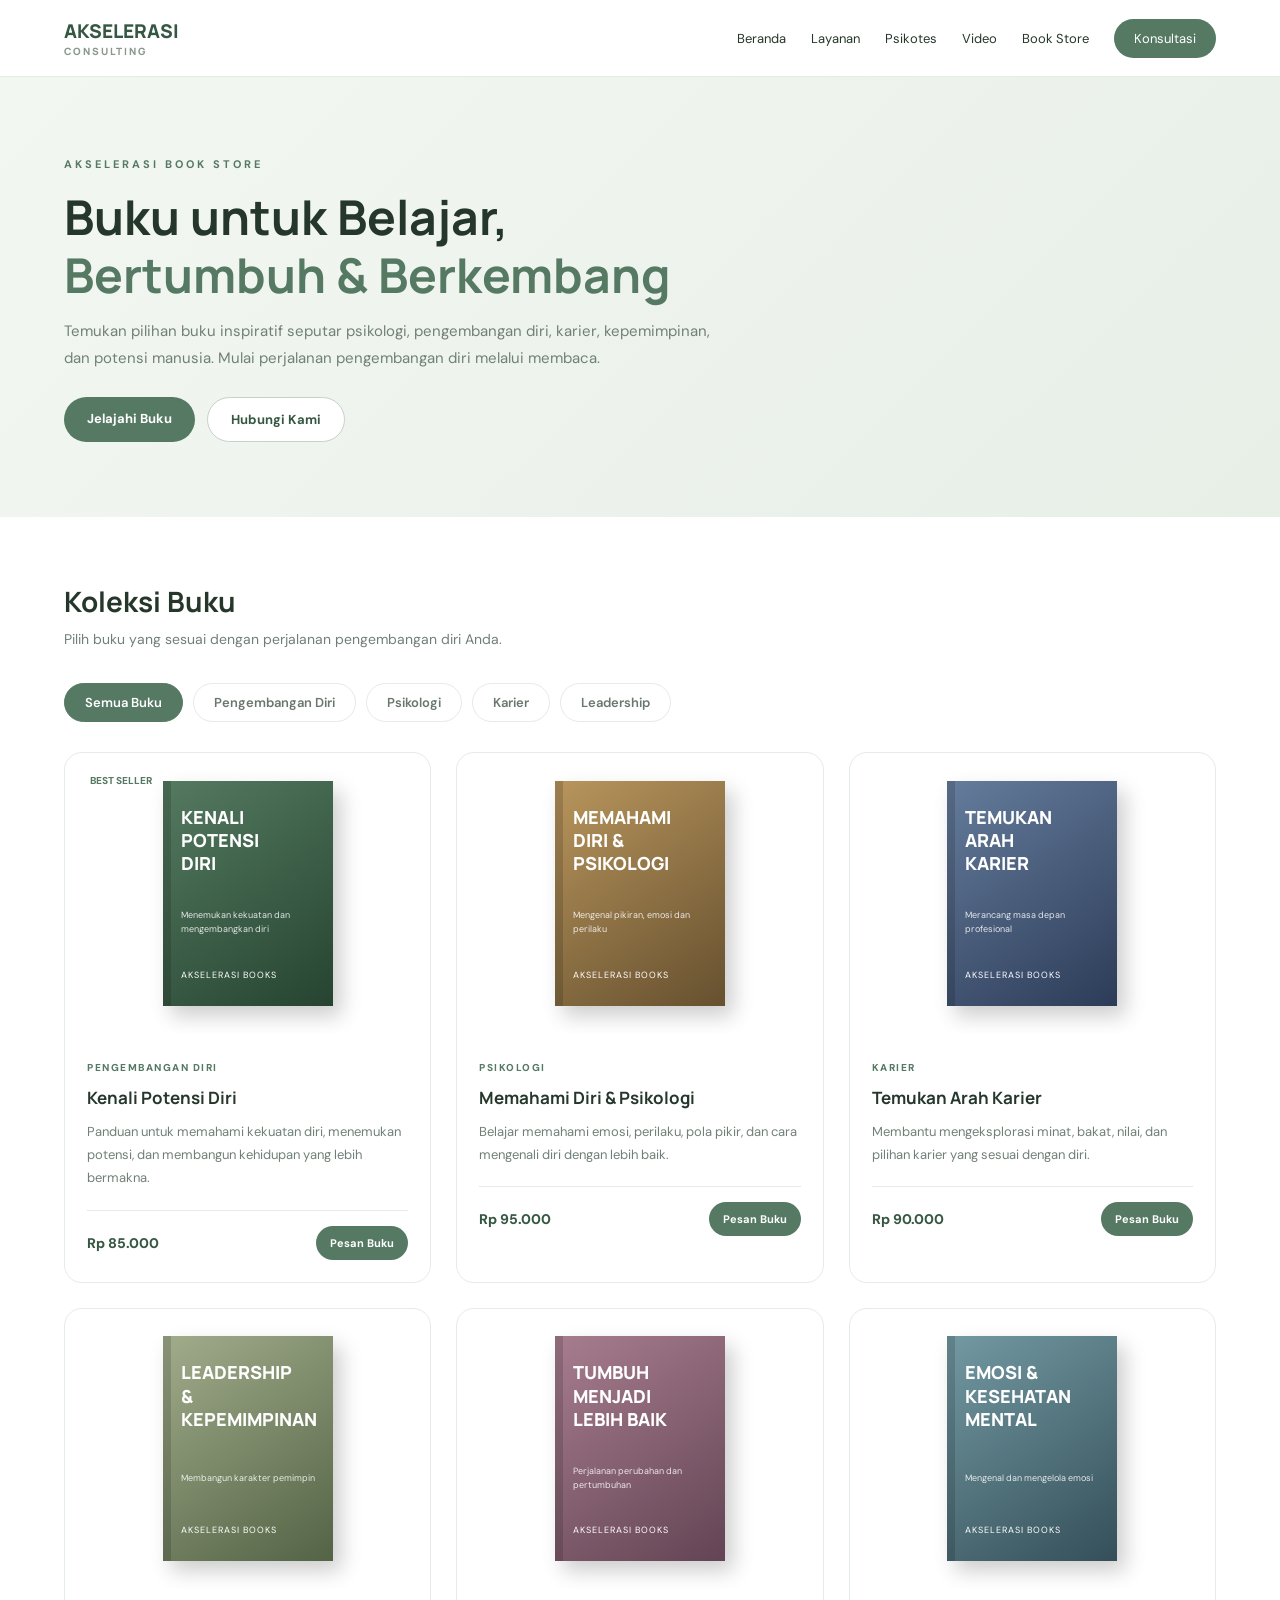
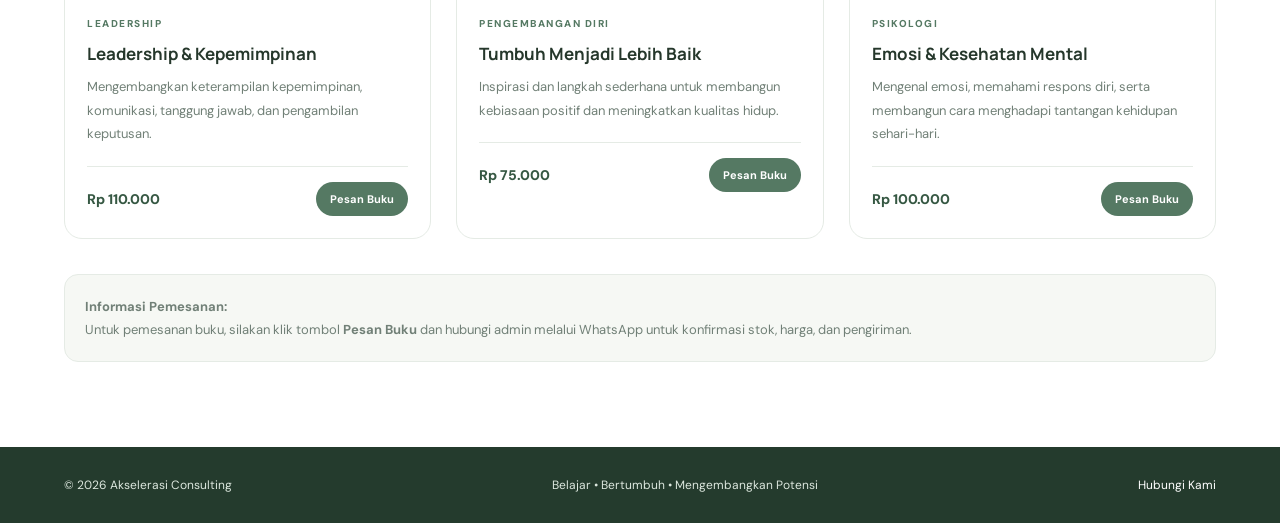
<file: bookstore.html>
<!DOCTYPE html>
<html lang="id">
<head>
<meta charset="UTF-8">
<meta name="viewport" content="width=device-width, initial-scale=1.0">

<title>Book Store | Akselerasi Consulting</title>

<meta name="description" content="Temukan buku pilihan tentang pengembangan diri, psikologi, karier, leadership, dan pertumbuhan pribadi di Book Store Akselerasi Consulting.">

<link href="https://fonts.googleapis.com/css2?family=DM+Sans:wght@400;500;600;700&family=Manrope:wght@500;600;700;800&display=swap" rel="stylesheet">

<style>
* {
    margin: 0;
    padding: 0;
    box-sizing: border-box;
}

:root {
    --green: #557963;
    --green-dark: #365843;
    --cream: #f6f8f4;
    --text: #25372b;
    --muted: #718077;
    --border: #e5ebe5;
}

body {
    font-family: 'DM Sans', sans-serif;
    color: var(--text);
    background: #ffffff;
}

a {
    text-decoration: none;
    color: inherit;
}

/* HEADER */

header {
    background: white;
    border-bottom: 1px solid var(--border);
    padding: 18px 0;
}

.header-container {
    width: 90%;
    max-width: 1160px;
    margin: auto;
    display: flex;
    justify-content: space-between;
    align-items: center;
}

.logo {
    font-family: 'Manrope', sans-serif;
    font-size: 19px;
    font-weight: 800;
    color: var(--green-dark);
}

.logo small {
    display: block;
    font-size: 10px;
    letter-spacing: 2px;
    color: #8a978d;
}

.nav {
    display: flex;
    align-items: center;
    gap: 25px;
    font-size: 13px;
}

.nav a:hover {
    color: var(--green);
}

.nav .contact-btn {
    background: var(--green);
    color: white;
    padding: 11px 20px;
    border-radius: 30px;
}

/* HERO */

.hero {
    background: linear-gradient(135deg, #f3f7f2, #e7efe7);
    padding: 75px 5%;
}

.hero-container {
    max-width: 1160px;
    margin: auto;
}

.label {
    color: var(--green);
    font-size: 11px;
    font-weight: 700;
    letter-spacing: 3px;
}

.hero h1 {
    font-family: 'Manrope', sans-serif;
    font-size: clamp(32px, 5vw, 48px);
    line-height: 1.2;
    margin: 15px 0;
}

.hero h1 span {
    color: var(--green);
}

.hero p {
    color: var(--muted);
    max-width: 650px;
    line-height: 1.8;
    font-size: 15px;
}

.hero-buttons {
    display: flex;
    gap: 12px;
    flex-wrap: wrap;
    margin-top: 25px;
}

.btn {
    display: inline-block;
    padding: 13px 23px;
    border-radius: 30px;
    font-size: 13px;
    font-weight: 700;
}

.btn-green {
    background: var(--green);
    color: white;
}

.btn-outline {
    border: 1px solid #c6d2c8;
    background: white;
    color: var(--green-dark);
}

/* BOOK SECTION */

.book-section {
    padding: 65px 5% 85px;
}

.book-container {
    max-width: 1160px;
    margin: auto;
}

.section-heading {
    margin-bottom: 35px;
}

.section-heading h2 {
    font-family: 'Manrope', sans-serif;
    font-size: 28px;
    margin-bottom: 10px;
}

.section-heading p {
    font-size: 14px;
    color: var(--muted);
}

/* FILTER */

.filters {
    display: flex;
    flex-wrap: wrap;
    gap: 10px;
    margin-bottom: 30px;
}

.filter-btn {
    border: 1px solid var(--border);
    background: white;
    padding: 10px 20px;
    border-radius: 30px;
    cursor: pointer;
    font-family: inherit;
    font-size: 13px;
    font-weight: 600;
    color: #69776d;
    transition: .2s;
}

.filter-btn:hover,
.filter-btn.active {
    background: var(--green);
    color: white;
    border-color: var(--green);
}

/* BOOK GRID */

.book-grid {
    display: grid;
    grid-template-columns: repeat(3, 1fr);
    gap: 25px;
}

.book-card {
    border: 1px solid var(--border);
    border-radius: 18px;
    overflow: hidden;
    background: white;
    transition: .3s;
}

.book-card:hover {
    transform: translateY(-5px);
    box-shadow: 0 15px 35px rgba(40,70,48,.09);
}

/* COVER */

.book-cover {
    height: 280px;
    display: flex;
    align-items: center;
    justify-content: center;
    padding: 30px;
    position: relative;
    overflow: hidden;
}

.cover-inner {
    width: 170px;
    height: 225px;
    padding: 25px 18px;
    box-shadow: 8px 10px 20px rgba(0,0,0,.20);
    display: flex;
    flex-direction: column;
    justify-content: space-between;
    color: white;
    position: relative;
    transition: .3s;
}

.book-card:hover .cover-inner {
    transform: rotate(-2deg) scale(1.03);
}

.cover-inner:before {
    content: "";
    position: absolute;
    top: 0;
    left: 0;
    width: 8px;
    height: 100%;
    background: rgba(0,0,0,.15);
}

.cover-title {
    font-family: 'Manrope', sans-serif;
    font-size: 18px;
    font-weight: 800;
    line-height: 1.3;
}

.cover-subtitle {
    font-size: 9px;
    line-height: 1.6;
    opacity: .85;
}

.cover-author {
    font-size: 9px;
    letter-spacing: 1px;
    text-transform: uppercase;
}

.cover1 {
    background: linear-gradient(145deg,#547a60,#264431);
}

.cover2 {
    background: linear-gradient(145deg,#b8955c,#66502f);
}

.cover3 {
    background: linear-gradient(145deg,#657c9c,#2c3c58);
}

.cover4 {
    background: linear-gradient(145deg,#a1ac8b,#536345);
}

.cover5 {
    background: linear-gradient(145deg,#a77d8e,#634454);
}

.cover6 {
    background: linear-gradient(145deg,#7399a2,#344f59);
}

.book-label {
    position: absolute;
    top: 15px;
    left: 15px;
    background: white;
    color: var(--green);
    padding: 6px 10px;
    border-radius: 30px;
    font-size: 10px;
    font-weight: 800;
}

/* BOOK CONTENT */

.book-content {
    padding: 22px;
}

.category {
    font-size: 10px;
    color: var(--green);
    font-weight: 800;
    letter-spacing: 1.5px;
    text-transform: uppercase;
}

.book-content h3 {
    font-family: 'Manrope', sans-serif;
    font-size: 17px;
    line-height: 1.5;
    margin: 9px 0;
}

.book-content p {
    font-size: 13px;
    color: var(--muted);
    line-height: 1.8;
    margin-bottom: 20px;
}

.book-footer {
    border-top: 1px solid var(--border);
    padding-top: 15px;
    display: flex;
    align-items: center;
    justify-content: space-between;
    gap: 10px;
}

.price {
    font-size: 14px;
    font-weight: 800;
    color: var(--green-dark);
}

.buy-btn {
    display: inline-block;
    background: var(--green);
    color: white;
    padding: 10px 14px;
    border-radius: 30px;
    font-size: 11px;
    font-weight: 700;
    transition: .2s;
}

.buy-btn:hover {
    background: var(--green-dark);
}

/* INFO */

.book-info {
    margin-top: 35px;
    background: var(--cream);
    border: 1px solid var(--border);
    padding: 20px;
    border-radius: 14px;
    font-size: 13px;
    line-height: 1.8;
    color: var(--muted);
}

/* FOOTER */

footer {
    background: #243b2d;
    color: #dce7de;
    padding: 30px 5%;
}

.footer-container {
    max-width: 1160px;
    margin: auto;
    display: flex;
    justify-content: space-between;
    flex-wrap: wrap;
    gap: 20px;
    font-size: 12px;
}

footer a {
    color: white;
}

/* RESPONSIVE */

@media(max-width: 900px) {
    .book-grid {
        grid-template-columns: repeat(2, 1fr);
    }
}

@media(max-width: 600px) {

    .nav {
        display: none;
    }

    .hero {
        padding: 55px 5%;
    }

    .hero h1 {
        font-size: 34px;
    }

    .book-section {
        padding: 45px 5% 60px;
    }

    .book-grid {
        grid-template-columns: 1fr;
        gap: 20px;
    }

    .section-heading h2 {
        font-size: 25px;
    }

    .book-cover {
        height: 270px;
    }

    .book-content {
        padding: 20px;
    }

    .footer-container {
        flex-direction: column;
    }
}
</style>
</head>

<body>

<!-- HEADER -->
<header>
    <div class="header-container">

        <a href="index.html" class="logo">
            AKSELERASI
            <small>CONSULTING</small>
        </a>

        <nav class="nav">
            <a href="index.html">Beranda</a>
            <a href="services.html">Layanan</a>
            <a href="psychotest.html">Psikotes</a>
            <a href="videos.html">Video</a>
            <a href="bookstore.html">Book Store</a>
            <a href="contact.html" class="contact-btn">Konsultasi</a>
        </nav>

    </div>
</header>

<!-- HERO -->
<section class="hero">

    <div class="hero-container">

        <span class="label">AKSELERASI BOOK STORE</span>

        <h1>
            Buku untuk Belajar,<br>
            <span>Bertumbuh & Berkembang</span>
        </h1>

        <p>
            Temukan pilihan buku inspiratif seputar psikologi,
            pengembangan diri, karier, kepemimpinan, dan potensi manusia.
            Mulai perjalanan pengembangan diri melalui membaca.
        </p>

        <div class="hero-buttons">

            <a href="#koleksi" class="btn btn-green">
                Jelajahi Buku
            </a>

            <a href="https://wa.me/62818950312"
               class="btn btn-outline">
                Hubungi Kami
            </a>

        </div>

    </div>

</section>

<!-- BOOKS -->
<section class="book-section" id="koleksi">

    <div class="book-container">

        <div class="section-heading">
            <h2>Koleksi Buku</h2>
            <p>Pilih buku yang sesuai dengan perjalanan pengembangan diri Anda.</p>
        </div>

        <!-- FILTER -->
        <div class="filters">

            <button class="filter-btn active" data-filter="all">
                Semua Buku
            </button>

            <button class="filter-btn" data-filter="self">
                Pengembangan Diri
            </button>

            <button class="filter-btn" data-filter="psychology">
                Psikologi
            </button>

            <button class="filter-btn" data-filter="career">
                Karier
            </button>

            <button class="filter-btn" data-filter="leadership">
                Leadership
            </button>

        </div>

        <!-- BOOK GRID -->
        <div class="book-grid">

            <!-- BOOK 1 -->
            <div class="book-card" data-category="self">

                <div class="book-cover">
                    <span class="book-label">BEST SELLER</span>

                    <div class="cover-inner cover1">
                        <div class="cover-title">
                            KENALI<br>
                            POTENSI<br>
                            DIRI
                        </div>

                        <div class="cover-subtitle">
                            Menemukan kekuatan dan mengembangkan diri
                        </div>

                        <div class="cover-author">
                            AKSELERASI BOOKS
                        </div>
                    </div>
                </div>

                <div class="book-content">

                    <span class="category">Pengembangan Diri</span>

                    <h3>Kenali Potensi Diri</h3>

                    <p>
                        Panduan untuk memahami kekuatan diri,
                        menemukan potensi, dan membangun kehidupan
                        yang lebih bermakna.
                    </p>

                    <div class="book-footer">

                        <span class="price">Rp 85.000</span>

                        <a href="https://wa.me/62818950312?text=Halo%2C%20saya%20ingin%20pesan%20buku%20Kenali%20Potensi%20Diri."
                           class="buy-btn">
                            Pesan Buku
                        </a>

                    </div>

                </div>
            </div>

            <!-- BOOK 2 -->
            <div class="book-card" data-category="psychology">

                <div class="book-cover">
                    <div class="cover-inner cover2">
                        <div class="cover-title">
                            MEMAHAMI<br>
                            DIRI &amp;<br>
                            PSIKOLOGI
                        </div>

                        <div class="cover-subtitle">
                            Mengenal pikiran, emosi dan perilaku
                        </div>

                        <div class="cover-author">
                            AKSELERASI BOOKS
                        </div>
                    </div>
                </div>

                <div class="book-content">

                    <span class="category">Psikologi</span>

                    <h3>Memahami Diri & Psikologi</h3>

                    <p>
                        Belajar memahami emosi, perilaku,
                        pola pikir, dan cara mengenali diri
                        dengan lebih baik.
                    </p>

                    <div class="book-footer">

                        <span class="price">Rp 95.000</span>

                        <a href="https://wa.me/62818950312?text=Halo%2C%20saya%20ingin%20pesan%20buku%20Memahami%20Diri%20dan%20Psikologi."
                           class="buy-btn">
                            Pesan Buku
                        </a>

                    </div>

                </div>
            </div>

            <!-- BOOK 3 -->
            <div class="book-card" data-category="career">

                <div class="book-cover">
                    <div class="cover-inner cover3">
                        <div class="cover-title">
                            TEMUKAN<br>
                            ARAH<br>
                            KARIER
                        </div>

                        <div class="cover-subtitle">
                            Merancang masa depan profesional
                        </div>

                        <div class="cover-author">
                            AKSELERASI BOOKS
                        </div>
                    </div>
                </div>

                <div class="book-content">

                    <span class="category">Karier</span>

                    <h3>Temukan Arah Karier</h3>

                    <p>
                        Membantu mengeksplorasi minat,
                        bakat, nilai, dan pilihan karier
                        yang sesuai dengan diri.
                    </p>

                    <div class="book-footer">

                        <span class="price">Rp 90.000</span>

                        <a href="https://wa.me/62818950312?text=Halo%2C%20saya%20ingin%20pesan%20buku%20Temukan%20Arah%20Karier."
                           class="buy-btn">
                            Pesan Buku
                        </a>

                    </div>

                </div>
            </div>

            <!-- BOOK 4 -->
            <div class="book-card" data-category="leadership">

                <div class="book-cover">
                    <div class="cover-inner cover4">
                        <div class="cover-title">
                            LEADERSHIP<br>
                            &amp;<br>
                            KEPEMIMPINAN
                        </div>

                        <div class="cover-subtitle">
                            Membangun karakter pemimpin
                        </div>

                        <div class="cover-author">
                            AKSELERASI BOOKS
                        </div>
                    </div>
                </div>

                <div class="book-content">

                    <span class="category">Leadership</span>

                    <h3>Leadership & Kepemimpinan</h3>

                    <p>
                        Mengembangkan keterampilan kepemimpinan,
                        komunikasi, tanggung jawab,
                        dan pengambilan keputusan.
                    </p>

                    <div class="book-footer">

                        <span class="price">Rp 110.000</span>

                        <a href="https://wa.me/62818950312?text=Halo%2C%20saya%20ingin%20pesan%20buku%20Leadership."
                           class="buy-btn">
                            Pesan Buku
                        </a>

                    </div>

                </div>
            </div>

            <!-- BOOK 5 -->
            <div class="book-card" data-category="self">

                <div class="book-cover">
                    <div class="cover-inner cover5">
                        <div class="cover-title">
                            TUMBUH<br>
                            MENJADI<br>
                            LEBIH BAIK
                        </div>

                        <div class="cover-subtitle">
                            Perjalanan perubahan dan pertumbuhan
                        </div>

                        <div class="cover-author">
                            AKSELERASI BOOKS
                        </div>
                    </div>
                </div>

                <div class="book-content">

                    <span class="category">Pengembangan Diri</span>

                    <h3>Tumbuh Menjadi Lebih Baik</h3>

                    <p>
                        Inspirasi dan langkah sederhana
                        untuk membangun kebiasaan positif
                        dan meningkatkan kualitas hidup.
                    </p>

                    <div class="book-footer">

                        <span class="price">Rp 75.000</span>

                        <a href="https://wa.me/62818950312?text=Halo%2C%20saya%20ingin%20pesan%20buku%20Tumbuh%20Menjadi%20Lebih%20Baik."
                           class="buy-btn">
                            Pesan Buku
                        </a>

                    </div>

                </div>
            </div>

            <!-- BOOK 6 -->
            <div class="book-card" data-category="psychology">

                <div class="book-cover">
                    <div class="cover-inner cover6">
                        <div class="cover-title">
                            EMOSI &amp;<br>
                            KESEHATAN<br>
                            MENTAL
                        </div>

                        <div class="cover-subtitle">
                            Mengenal dan mengelola emosi
                        </div>

                        <div class="cover-author">
                            AKSELERASI BOOKS
                        </div>
                    </div>
                </div>

                <div class="book-content">

                    <span class="category">Psikologi</span>

                    <h3>Emosi & Kesehatan Mental</h3>

                    <p>
                        Mengenal emosi, memahami respons diri,
                        serta membangun cara menghadapi
                        tantangan kehidupan sehari-hari.
                    </p>

                    <div class="book-footer">

                        <span class="price">Rp 100.000</span>

                        <a href="https://wa.me/62818950312?text=Halo%2C%20saya%20ingin%20pesan%20buku%20Emosi%20dan%20Kesehatan%20Mental."
                           class="buy-btn">
                            Pesan Buku
                        </a>

                    </div>

                </div>
            </div>

        </div>

        <div class="book-info">
            <strong>Informasi Pemesanan:</strong><br>
            Untuk pemesanan buku, silakan klik tombol
            <strong>Pesan Buku</strong> dan hubungi admin melalui WhatsApp
            untuk konfirmasi stok, harga, dan pengiriman.
        </div>

    </div>

</section>

<!-- FOOTER -->
<footer>
    <div class="footer-container">

        <span>© 2026 Akselerasi Consulting</span>

        <span>Belajar • Bertumbuh • Mengembangkan Potensi</span>

        <a href="https://wa.me/62818950312">
            Hubungi Kami
        </a>

    </div>
</footer>

<!-- FILTER SCRIPT -->
<script>
const filterButtons = document.querySelectorAll('.filter-btn');
const bookCards = document.querySelectorAll('.book-card');

filterButtons.forEach(button => {

    button.addEventListener('click', function() {

        filterButtons.forEach(btn => {
            btn.classList.remove('active');
        });

        this.classList.add('active');

        const filter = this.dataset.filter;

        bookCards.forEach(card => {

            if (filter === 'all') {
                card.style.display = 'block';
            }
            else if (card.dataset.category === filter) {
                card.style.display = 'block';
            }
            else {
                card.style.display = 'none';
            }

        });

    });

});
</script>

</body>
</html>
</file>
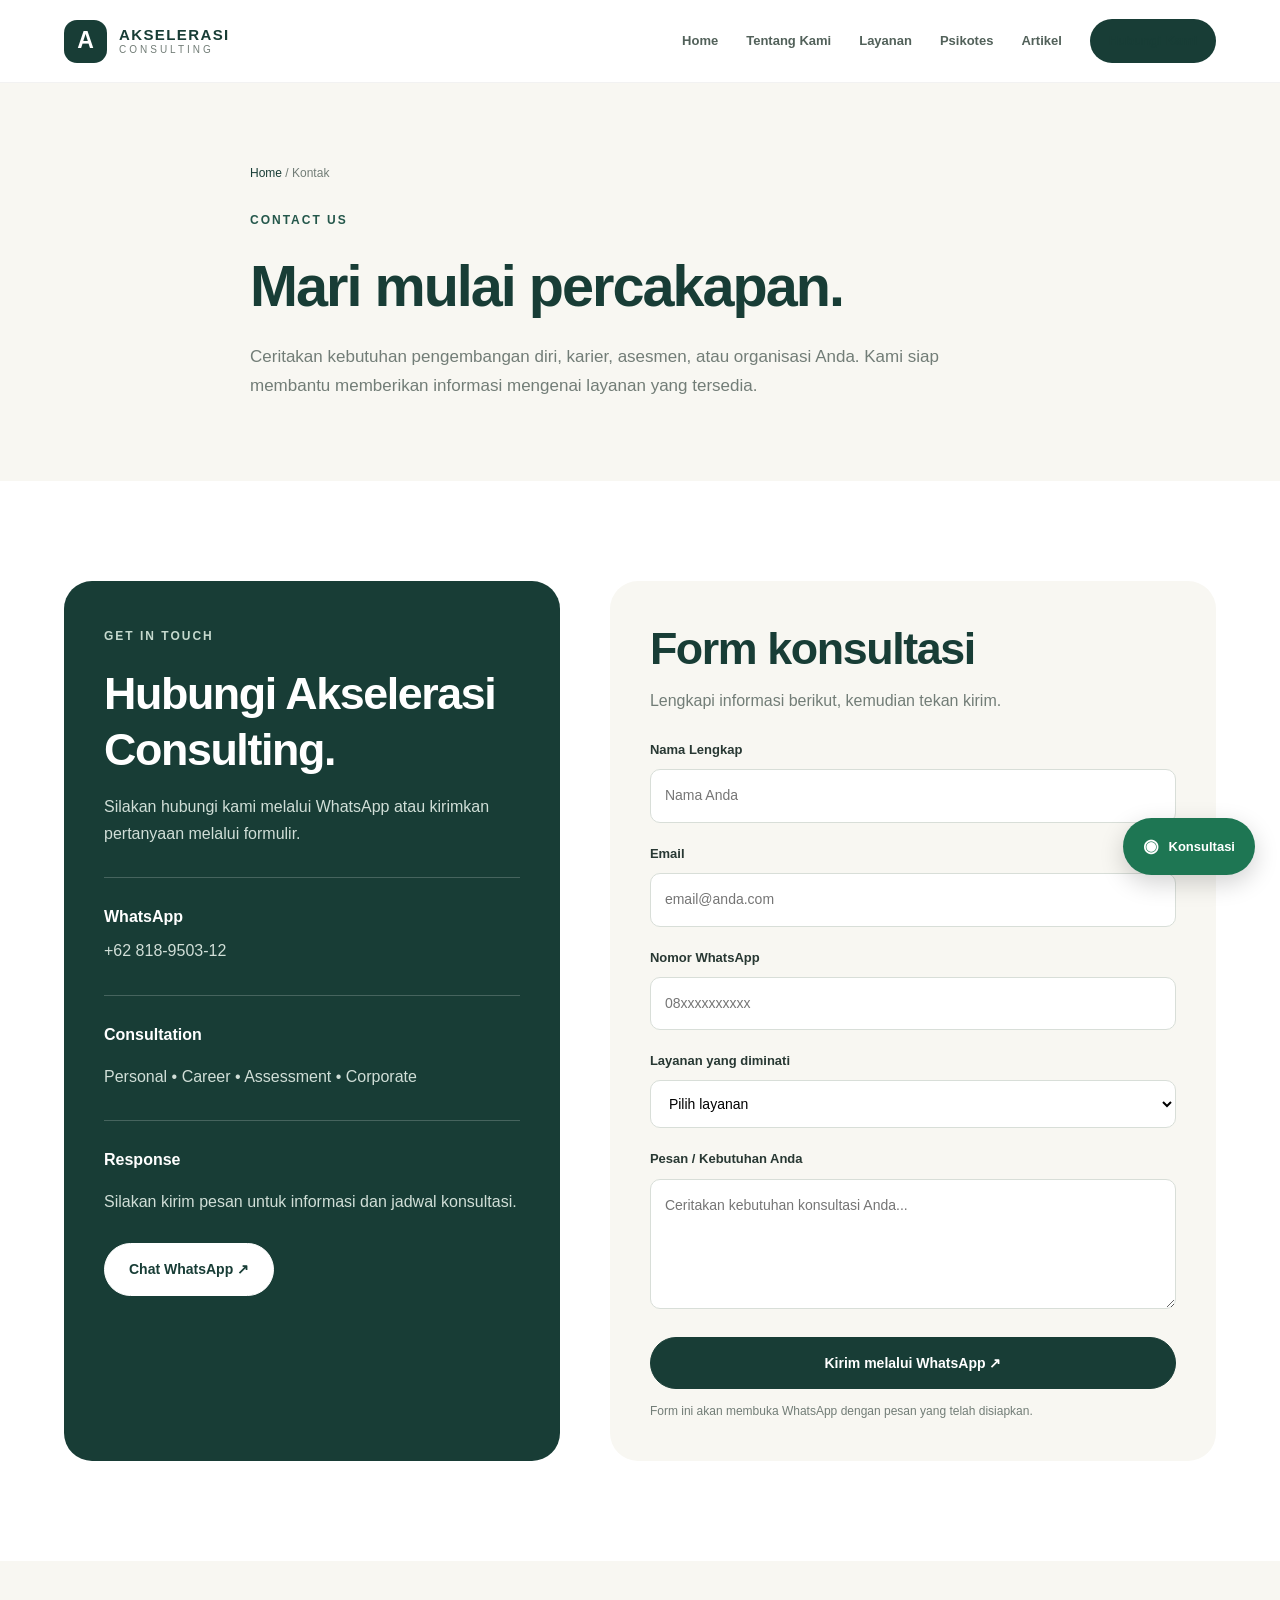
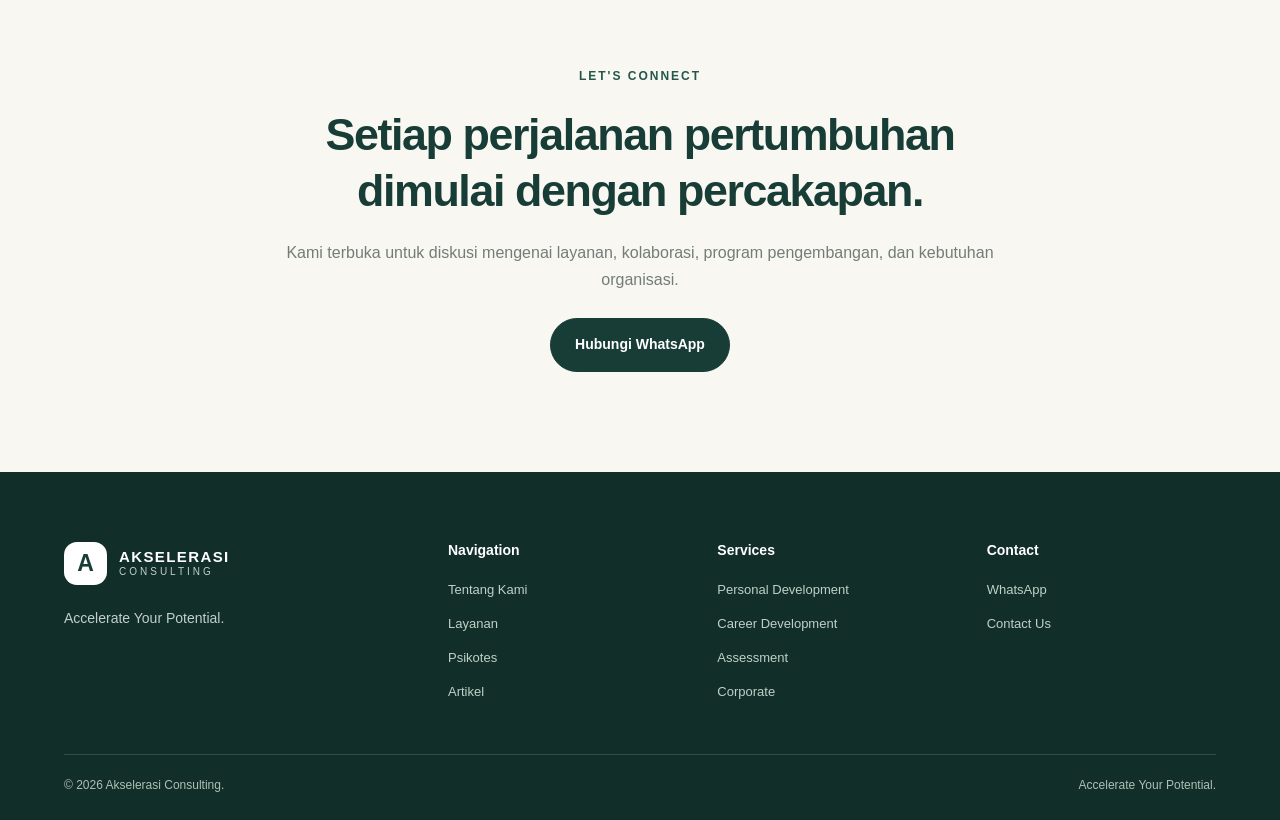
<file: contact.html>
<!DOCTYPE html>
<html lang="id">
<head>
<meta charset="UTF-8">
<meta name="viewport" content="width=device-width, initial-scale=1.0">
<title>Hubungi Kami | Akselerasi Consulting</title>
<meta name="description" content="Hubungi Akselerasi Consulting untuk konsultasi pengembangan diri, psikotes, karier, coaching, dan corporate solutions.">
<link rel="stylesheet" href="assets/css/style.css">
</head>
<body>

<header class="site-header">
  <div class="container navbar">
    <a href="index.html" class="brand">
      <div class="brand-mark">A</div>
      <div class="brand-text"><strong>AKSELERASI</strong><span>CONSULTING</span></div>
    </a>

    <button class="menu-toggle" aria-label="Menu">
      <span></span><span></span><span></span>
    </button>

    <nav class="main-nav">
      <a href="index.html">Home</a>
      <a href="about.html">Tentang Kami</a>
      <a href="services.html">Layanan</a>
      <a href="psychotest.html">Psikotes</a>
      <a href="articles.html">Artikel</a>
      <a href="contact.html" class="nav-contact active">Hubungi Kami</a>
    </nav>
  </div>
</header>

<section class="page-hero">
  <div class="container page-hero-content">
    <div class="breadcrumb"><a href="index.html">Home</a> / Kontak</div>
    <span class="eyebrow">CONTACT US</span>
    <h1>Mari mulai percakapan.</h1>
    <p>
      Ceritakan kebutuhan pengembangan diri, karier,
      asesmen, atau organisasi Anda. Kami siap membantu
      memberikan informasi mengenai layanan yang tersedia.
    </p>
  </div>
</section>

<section class="section">
  <div class="container contact-grid">

    <div class="contact-info-card">
      <span class="eyebrow eyebrow-light">GET IN TOUCH</span>
      <h2>Hubungi Akselerasi Consulting.</h2>

      <p>
        Silakan hubungi kami melalui WhatsApp
        atau kirimkan pertanyaan melalui formulir.
      </p>

      <div class="contact-detail">
        <strong>WhatsApp</strong>
        <a href="https://wa.me/62818950312" target="_blank" rel="noopener">
          +62 818-9503-12
        </a>
      </div>

      <div class="contact-detail">
        <strong>Consultation</strong>
        <p>Personal • Career • Assessment • Corporate</p>
      </div>

      <div class="contact-detail">
        <strong>Response</strong>
        <p>Silakan kirim pesan untuk informasi dan jadwal konsultasi.</p>
      </div>

      <br>

      <a href="https://wa.me/62818950312?text=Halo%20Akselerasi%20Consulting%2C%20saya%20ingin%20berkonsultasi."
         class="btn btn-light"
         target="_blank"
         rel="noopener">
        Chat WhatsApp ↗
      </a>
    </div>

    <div class="contact-form">

      <h2>Form konsultasi</h2>
      <p style="margin:10px 0 25px">
        Lengkapi informasi berikut, kemudian tekan kirim.
      </p>

      <form id="consultationForm">

        <div class="form-group">
          <label for="name">Nama Lengkap</label>
          <input type="text" id="name" name="name" placeholder="Nama Anda" required>
        </div>

        <div class="form-group">
          <label for="email">Email</label>
          <input type="email" id="email" name="email" placeholder="email@anda.com">
        </div>

        <div class="form-group">
          <label for="phone">Nomor WhatsApp</label>
          <input type="tel" id="phone" name="phone" placeholder="08xxxxxxxxxx" required>
        </div>

        <div class="form-group">
          <label for="service">Layanan yang diminati</label>
          <select id="service" name="service" required>
            <option value="">Pilih layanan</option>
            <option>Personal Development</option>
            <option>Career Development</option>
            <option>Psychological Assessment</option>
            <option>Tes Kepribadian</option>
            <option>Tes Minat Karier</option>
            <option>Tes Potensi Diri</option>
            <option>Counseling & Coaching</option>
            <option>Corporate & HR Solutions</option>
            <option>Training & Workshop</option>
            <option>Lainnya</option>
          </select>
        </div>

        <div class="form-group">
          <label for="message">Pesan / Kebutuhan Anda</label>
          <textarea id="message" name="message" placeholder="Ceritakan kebutuhan konsultasi Anda..." required></textarea>
        </div>

        <button type="submit" class="btn btn-primary" style="width:100%">
          Kirim melalui WhatsApp ↗
        </button>

        <p style="font-size:12px;margin-top:12px">
          Form ini akan membuka WhatsApp dengan pesan yang telah disiapkan.
        </p>

      </form>
    </div>

  </div>
</section>

<section class="section section-soft">
  <div class="container" style="text-align:center;max-width:750px">
    <span class="eyebrow">LET'S CONNECT</span>
    <h2>Setiap perjalanan pertumbuhan dimulai dengan percakapan.</h2>
    <p style="margin-top:20px">
      Kami terbuka untuk diskusi mengenai layanan,
      kolaborasi, program pengembangan, dan kebutuhan organisasi.
    </p>
    <a href="https://wa.me/62818950312" class="btn btn-primary" style="margin-top:25px" target="_blank" rel="noopener">
      Hubungi WhatsApp
    </a>
  </div>
</section>

<footer class="site-footer">
  <div class="container footer-grid">
    <div class="footer-brand">
      <a href="index.html" class="brand brand-light">
        <div class="brand-mark">A</div>
        <div class="brand-text"><strong>AKSELERASI</strong><span>CONSULTING</span></div>
      </a>
      <p>Accelerate Your Potential.</p>
    </div>

    <div class="footer-column">
      <h4>Navigation</h4>
      <a href="about.html">Tentang Kami</a>
      <a href="services.html">Layanan</a>
      <a href="psychotest.html">Psikotes</a>
      <a href="articles.html">Artikel</a>
    </div>

    <div class="footer-column">
      <h4>Services</h4>
      <a href="services.html">Personal Development</a>
      <a href="services.html">Career Development</a>
      <a href="services.html">Assessment</a>
      <a href="services.html">Corporate</a>
    </div>

    <div class="footer-column">
      <h4>Contact</h4>
      <a href="https://wa.me/62818950312">WhatsApp</a>
      <a href="contact.html">Contact Us</a>
    </div>
  </div>

  <div class="container footer-bottom">
    <p>© <span id="year"></span> Akselerasi Consulting.</p>
    <p>Accelerate Your Potential.</p>
  </div>
</footer>

<a href="https://wa.me/62818950312" class="floating-wa" target="_blank" rel="noopener">
  <span class="wa-icon">◉</span><span class="wa-label">Konsultasi</span>
</a>

<script src="assets/js/main.js"></script>
</body>
</html>
</file>
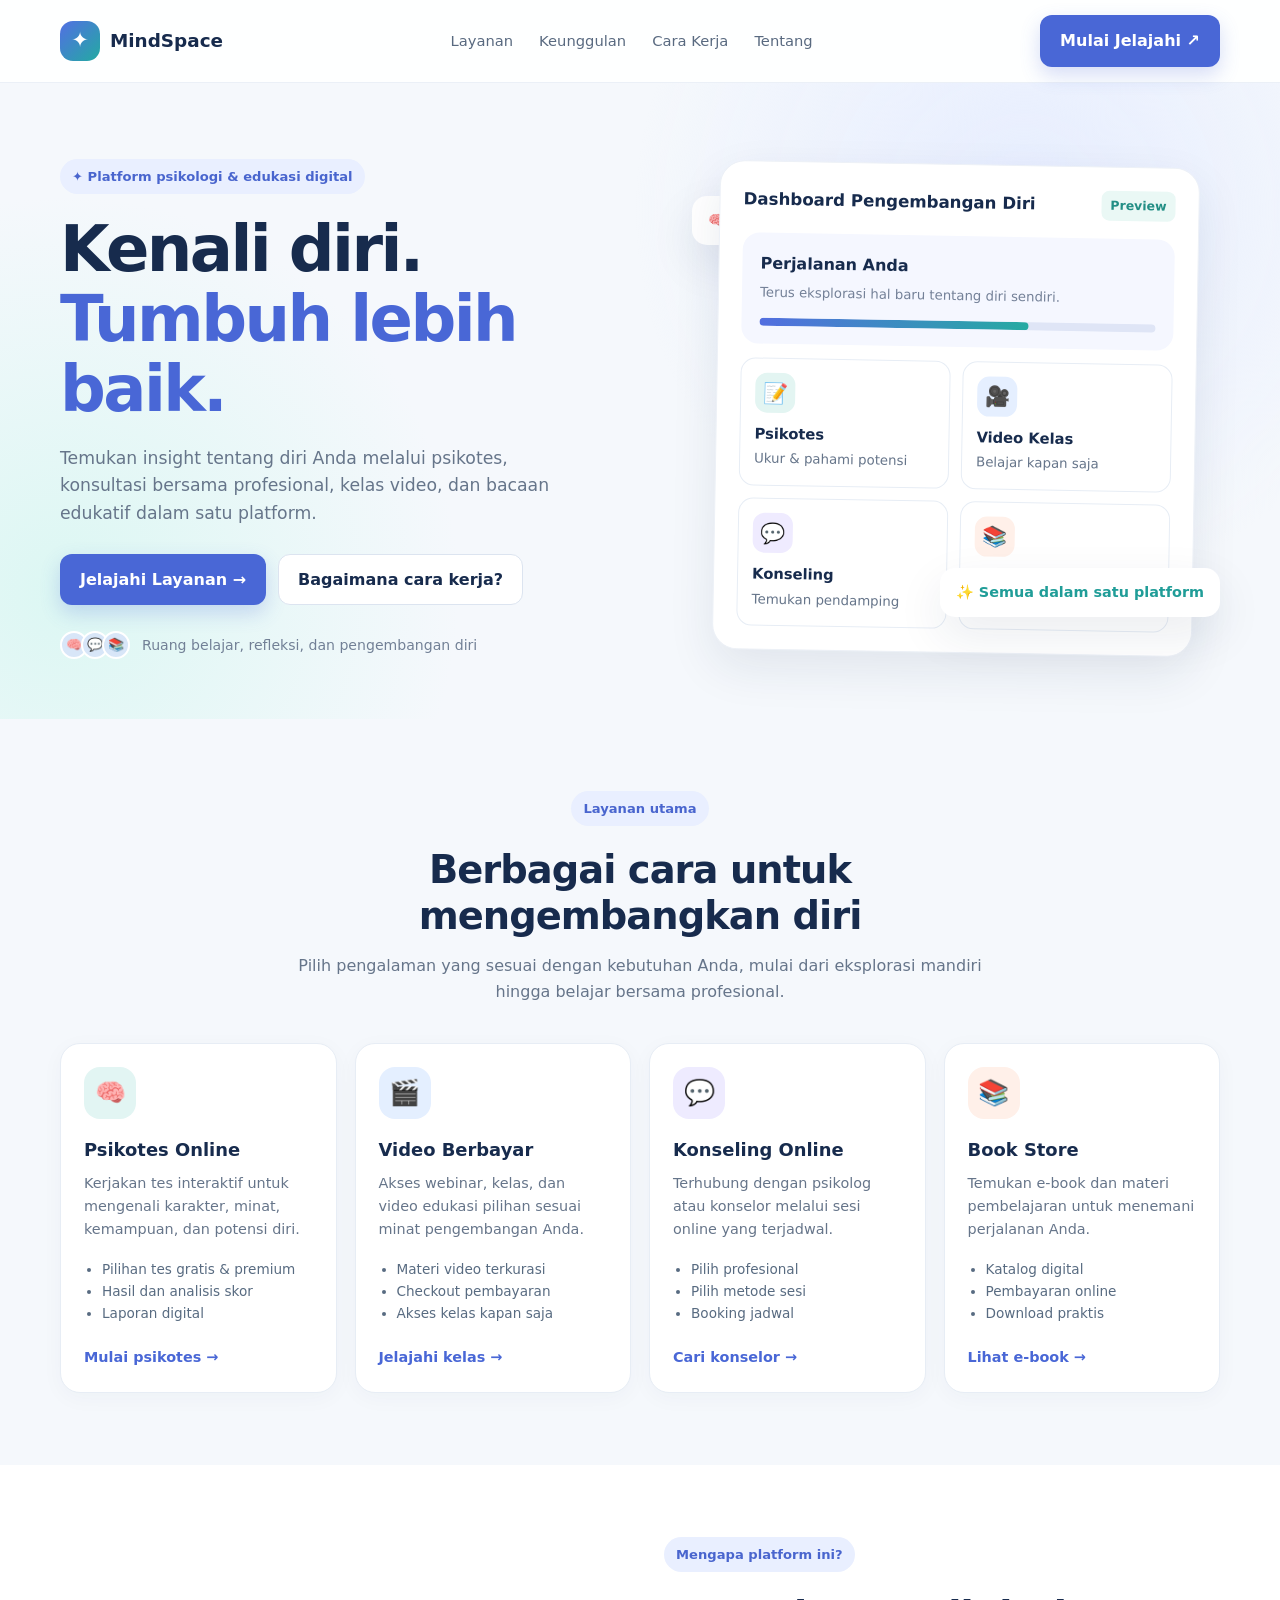
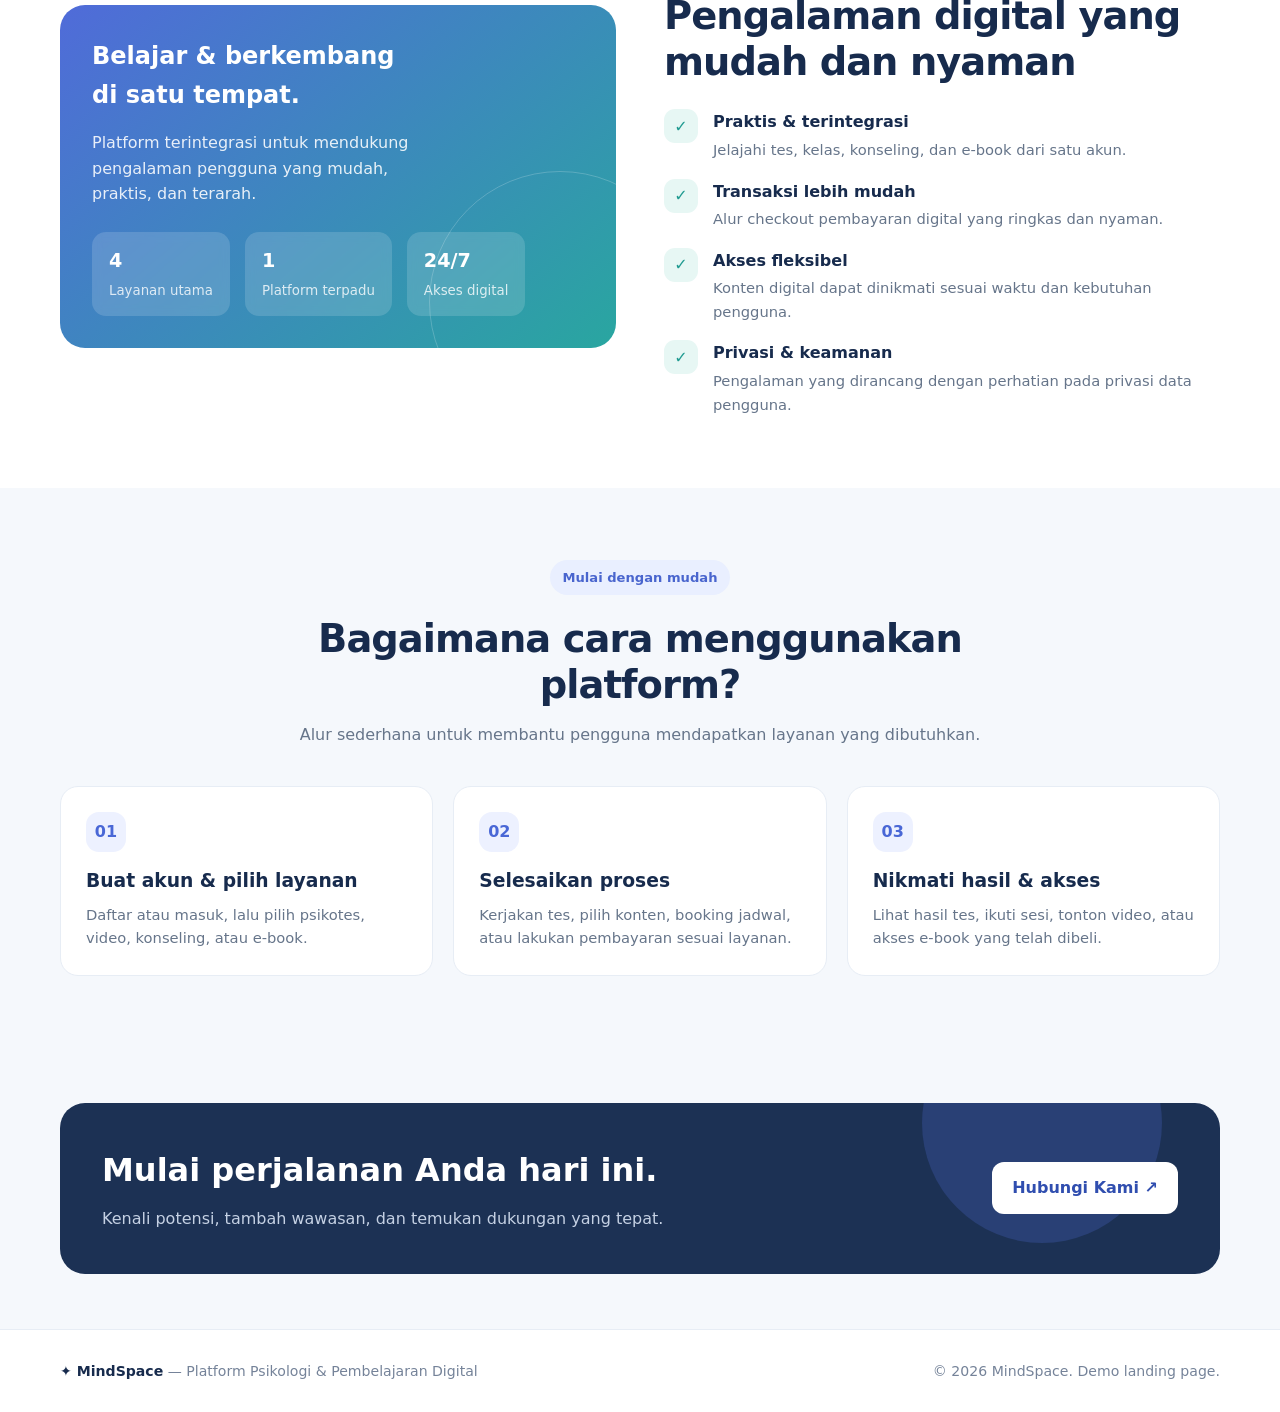
<file: mindspace_landing_page_fixed.html>
<!DOCTYPE html>
<html lang="id">
<head>
<meta charset="UTF-8">
<meta name="viewport" content="width=device-width, initial-scale=1.0">
<title>MindSpace — Psikologi & Pembelajaran Digital</title>
<meta name="description" content="Platform psikotes online, konseling profesional, video pembelajaran premium, dan e-book edukasi.">
<style>
:root{--ink:#172b4d;--muted:#66758a;--primary:#4967d6;--teal:#209d98;--purple:#7866d8;--orange:#ef886e;--bg:#f5f8fc;--white:#fff;--line:#e7edf5;--shadow:0 18px 48px rgba(27,48,83,.09)}
*{box-sizing:border-box}html{scroll-behavior:smooth}body{margin:0;font-family:Inter,ui-sans-serif,system-ui,-apple-system,"Segoe UI",Arial,sans-serif;color:var(--ink);background:var(--bg);line-height:1.6}a{text-decoration:none;color:inherit}.container{width:min(1160px,92%);margin:auto}
header{position:sticky;top:0;z-index:20;background:rgba(255,255,255,.9);backdrop-filter:blur(14px);border-bottom:1px solid rgba(230,237,246,.8)}
.nav{display:flex;align-items:center;justify-content:space-between;padding:15px 0}.brand{display:flex;gap:10px;align-items:center;font-weight:800;font-size:1.15rem}.logo{width:40px;height:40px;border-radius:13px;background:linear-gradient(135deg,#526fe3,#23aaa2);display:grid;place-items:center;color:white;font-size:21px}.navlinks{display:flex;gap:26px;color:#596a80;font-size:.92rem}.navlinks a:hover{color:var(--primary)}.btn{display:inline-flex;align-items:center;justify-content:center;gap:8px;padding:12px 19px;border-radius:12px;font-weight:700;border:1px solid transparent;transition:.2s;cursor:pointer}.btn-primary{color:white;background:var(--primary);box-shadow:0 8px 20px rgba(73,103,214,.23)}.btn-primary:hover{transform:translateY(-2px);background:#3e59c3}.btn-outline{border-color:#dce4f0;background:white;color:var(--ink)}.menu-btn{display:none;background:white;border:1px solid var(--line);padding:8px 12px;border-radius:9px}
.hero{padding:76px 0 60px;overflow:hidden;background:radial-gradient(circle at 80% 20%,#e6edff 0,transparent 34%),radial-gradient(circle at 5% 80%,#dcf7f3 0,transparent 30%)}
.hero-grid{display:grid;grid-template-columns:1.05fr .95fr;gap:48px;align-items:center}.eyebrow{display:inline-flex;align-items:center;gap:8px;background:#e9efff;color:#4965ce;padding:7px 12px;border-radius:99px;font-weight:700;font-size:.82rem}.hero h1{font-size:clamp(2.35rem,5vw,4.1rem);line-height:1.1;letter-spacing:-.04em;margin:20px 0}.hero h1 span{color:var(--primary)}.hero p{font-size:1.08rem;color:var(--muted);max-width:540px}.hero-actions{display:flex;gap:12px;flex-wrap:wrap;margin:26px 0}.trust{display:flex;align-items:center;gap:12px;color:#728096;font-size:.88rem}.avatars{display:flex}.avatars span{width:28px;height:28px;border:2px solid white;background:#d8e6f8;border-radius:50%;margin-left:-7px;display:grid;place-items:center;font-size:13px}.avatars span:first-child{margin:0}
.visual{position:relative;min-height:430px;display:grid;place-items:center}.dash{width:100%;max-width:480px;background:white;border-radius:25px;padding:23px;box-shadow:var(--shadow);border:1px solid #edf1f7;transform:rotate(1deg)}.dash-top{display:flex;justify-content:space-between;align-items:center;margin-bottom:18px}.dash-top strong{font-size:1.04rem}.tag{font-size:.78rem;padding:5px 9px;border-radius:8px;background:#eaf8f5;color:#228e85;font-weight:700}.progress-card{background:#f5f7ff;border-radius:17px;padding:18px;margin-bottom:14px}.progress-card h3{margin:0 0 5px;font-size:1rem}.progress-card p{margin:0;color:#748198;font-size:.83rem}.progress{height:8px;background:#dfe5f6;border-radius:10px;margin-top:15px;overflow:hidden}.progress i{display:block;width:68%;height:100%;background:linear-gradient(90deg,#536ee0,#26aaa2);border-radius:10px}.mini-grid{display:grid;grid-template-columns:1fr 1fr;gap:12px}.mini{border:1px solid var(--line);border-radius:15px;padding:14px}.mini-icon{width:40px;height:40px;border-radius:12px;display:grid;place-items:center;font-size:20px;margin-bottom:9px}.mini strong{display:block;font-size:.92rem}.mini small{color:var(--muted)}.float{position:absolute;background:white;padding:13px 16px;border-radius:15px;box-shadow:var(--shadow);font-weight:700;font-size:.9rem}.float.f1{left:0;top:32px}.float.f2{right:0;bottom:36px}.float em{font-style:normal;color:var(--teal)}
section{padding:72px 0}.section-head{text-align:center;max-width:690px;margin:0 auto 38px}.section-head .eyebrow{margin-bottom:13px}.section-head h2{font-size:clamp(1.8rem,3vw,2.6rem);line-height:1.2;margin:8px 0 14px;letter-spacing:-.025em}.section-head p{color:var(--muted);margin:0}
.services{display:grid;grid-template-columns:repeat(4,1fr);gap:18px}.service{background:white;border:1px solid var(--line);border-radius:20px;padding:23px;box-shadow:0 5px 22px rgba(25,45,75,.035);transition:.22s}.service:hover{transform:translateY(-5px);box-shadow:var(--shadow)}.service .icon{height:52px;width:52px;border-radius:16px;display:grid;place-items:center;font-size:25px;margin-bottom:17px}.service h3{margin:0 0 8px;font-size:1.12rem}.service p{color:var(--muted);font-size:.9rem;margin:0 0 18px}.service ul{padding-left:18px;color:#586b81;font-size:.85rem;margin:0 0 19px}.service a{font-weight:700;color:var(--primary);font-size:.9rem}.s1 .icon{background:#e2f5f3}.s2 .icon{background:#e4efff}.s3 .icon{background:#eeebff}.s4 .icon{background:#fff0e9}
.feature{background:white}.feature-grid{display:grid;grid-template-columns:1fr 1fr;gap:48px;align-items:center}.feature-panel{background:linear-gradient(140deg,#506bd9,#29a6a0);border-radius:25px;padding:32px;color:white;min-height:330px;position:relative;overflow:hidden}.feature-panel:after{content:"";position:absolute;width:260px;height:260px;border:1px solid rgba(255,255,255,.2);border-radius:50%;right:-75px;bottom:-85px}.feature-panel h3{font-size:1.5rem;margin:0 0 10px}.feature-panel p{opacity:.88;max-width:350px}.feature-stat{display:flex;gap:15px;margin-top:25px}.stat{background:rgba(255,255,255,.15);padding:14px 17px;border-radius:14px;backdrop-filter:blur(5px)}.stat strong{font-size:1.2rem;display:block}.stat small{opacity:.8}.feature-list{display:grid;gap:17px}.feature-item{display:flex;gap:15px}.check{flex:none;width:34px;height:34px;border-radius:11px;background:#e7f7f4;color:#219b91;display:grid;place-items:center;font-weight:900}.feature-item h4{margin:0 0 3px}.feature-item p{margin:0;color:var(--muted);font-size:.92rem}
.steps{display:grid;grid-template-columns:repeat(3,1fr);gap:20px}.step{padding:25px;border-radius:18px;background:white;border:1px solid var(--line)}.step-no{width:40px;height:40px;background:#edf1ff;color:var(--primary);border-radius:13px;display:grid;place-items:center;font-weight:800}.step h3{margin:14px 0 7px}.step p{margin:0;color:var(--muted);font-size:.92rem}
.cta{padding:55px 0}.cta-box{background:#1c3154;border-radius:25px;padding:42px;color:white;display:flex;justify-content:space-between;align-items:center;gap:25px;position:relative;overflow:hidden}.cta-box:after{content:"";position:absolute;width:240px;height:240px;border-radius:50%;background:#526bd5;opacity:.25;right:5%;top:-100px}.cta-box h2{margin:0 0 10px;font-size:2rem}.cta-box p{margin:0;color:#c5d1e4}.cta-box .btn{background:white;color:#304eaf;position:relative;z-index:1;white-space:nowrap}
footer{padding:30px 0;border-top:1px solid var(--line);background:white;color:#758399;font-size:.88rem}.footer{display:flex;justify-content:space-between;gap:20px;flex-wrap:wrap}.footer strong{color:var(--ink)}
@media(max-width:950px){.services{grid-template-columns:repeat(2,1fr)}.hero-grid{gap:24px}.visual{min-height:360px}.feature-grid{gap:28px}}
@media(max-width:700px){.navlinks{display:none;position:absolute;top:70px;left:4%;right:4%;padding:18px;background:white;border:1px solid var(--line);border-radius:15px;box-shadow:var(--shadow);flex-direction:column;gap:14px}.navlinks.open{display:flex}.menu-btn{display:block}.nav .btn{display:none}.hero{padding:48px 0 35px}.hero-grid{grid-template-columns:1fr}.visual{min-height:360px}.float.f1{left:-5px}.float.f2{right:-4px}.services{grid-template-columns:1fr}.feature-grid{grid-template-columns:1fr}.steps{grid-template-columns:1fr}.cta-box{flex-direction:column;align-items:flex-start;padding:30px}.section-head{text-align:left;margin-left:0}.section-head h2{font-size:2rem}section{padding:52px 0}}
</style>
</head>
<body>
<header>
  <div class="container nav">
    <a class="brand" href="#home"><span class="logo">✦</span> MindSpace</a>
    <nav class="navlinks" id="navlinks"><a href="#layanan">Layanan</a><a href="#keunggulan">Keunggulan</a><a href="#cara">Cara Kerja</a><a href="#tentang">Tentang</a></nav>
    <a href="#layanan" class="btn btn-primary">Mulai Jelajahi ↗</a>
    <button class="menu-btn" onclick="document.getElementById('navlinks').classList.toggle('open')">☰</button>
  </div>
</header>
<main>
<section class="hero" id="home">
  <div class="container hero-grid">
    <div>
      <span class="eyebrow">✦ Platform psikologi & edukasi digital</span>
      <h1>Kenali diri.<br><span>Tumbuh lebih baik.</span></h1>
      <p>Temukan insight tentang diri Anda melalui psikotes, konsultasi bersama profesional, kelas video, dan bacaan edukatif dalam satu platform.</p>
      <div class="hero-actions"><a class="btn btn-primary" href="#layanan">Jelajahi Layanan →</a><a class="btn btn-outline" href="#cara">Bagaimana cara kerja?</a></div>
      <div class="trust"><div class="avatars"><span>🧠</span><span>💬</span><span>📚</span></div><span>Ruang belajar, refleksi, dan pengembangan diri</span></div>
    </div>
    <div class="visual">
      <div class="float f1">🧠 <em>Kenali potensi Anda</em></div>
      <div class="dash">
        <div class="dash-top"><strong>Dashboard Pengembangan Diri</strong><span class="tag">Preview</span></div>
        <div class="progress-card"><h3>Perjalanan Anda</h3><p>Terus eksplorasi hal baru tentang diri sendiri.</p><div class="progress"><i></i></div></div>
        <div class="mini-grid">
          <div class="mini"><div class="mini-icon" style="background:#e3f5f2">📝</div><strong>Psikotes</strong><small>Ukur & pahami potensi</small></div>
          <div class="mini"><div class="mini-icon" style="background:#e5efff">🎥</div><strong>Video Kelas</strong><small>Belajar kapan saja</small></div>
          <div class="mini"><div class="mini-icon" style="background:#efebff">💬</div><strong>Konseling</strong><small>Temukan pendamping</small></div>
          <div class="mini"><div class="mini-icon" style="background:#fff0e9">📚</div><strong>E-Book</strong><small>Tambah wawasan</small></div>
        </div>
      </div>
      <div class="float f2">✨ <em>Semua dalam satu platform</em></div>
    </div>
  </div>
</section>
<section id="layanan">
  <div class="container">
    <div class="section-head"><span class="eyebrow">Layanan utama</span><h2>Berbagai cara untuk<br>mengembangkan diri</h2><p>Pilih pengalaman yang sesuai dengan kebutuhan Anda, mulai dari eksplorasi mandiri hingga belajar bersama profesional.</p></div>
    <div class="services">
      <article class="service s1"><div class="icon">🧠</div><h3>Psikotes Online</h3><p>Kerjakan tes interaktif untuk mengenali karakter, minat, kemampuan, dan potensi diri.</p><ul><li>Pilihan tes gratis & premium</li><li>Hasil dan analisis skor</li><li>Laporan digital</li></ul><a href="#cta">Mulai psikotes →</a></article>
      <article class="service s2"><div class="icon">🎬</div><h3>Video Berbayar</h3><p>Akses webinar, kelas, dan video edukasi pilihan sesuai minat pengembangan Anda.</p><ul><li>Materi video terkurasi</li><li>Checkout pembayaran</li><li>Akses kelas kapan saja</li></ul><a href="#cta">Jelajahi kelas →</a></article>
      <article class="service s3"><div class="icon">💬</div><h3>Konseling Online</h3><p>Terhubung dengan psikolog atau konselor melalui sesi online yang terjadwal.</p><ul><li>Pilih profesional</li><li>Pilih metode sesi</li><li>Booking jadwal</li></ul><a href="#cta">Cari konselor →</a></article>
      <article class="service s4"><div class="icon">📚</div><h3>Book Store</h3><p>Temukan e-book dan materi pembelajaran untuk menemani perjalanan Anda.</p><ul><li>Katalog digital</li><li>Pembayaran online</li><li>Download praktis</li></ul><a href="#cta">Lihat e-book →</a></article>
    </div>
  </div>
</section>
<section class="feature" id="keunggulan">
 <div class="container feature-grid">
  <div class="feature-panel"><h3>Belajar & berkembang<br>di satu tempat.</h3><p>Platform terintegrasi untuk mendukung pengalaman pengguna yang mudah, praktis, dan terarah.</p><div class="feature-stat"><div class="stat"><strong>4</strong><small>Layanan utama</small></div><div class="stat"><strong>1</strong><small>Platform terpadu</small></div><div class="stat"><strong>24/7</strong><small>Akses digital</small></div></div></div>
  <div><div class="section-head" style="text-align:left;margin:0 0 24px"><span class="eyebrow">Mengapa platform ini?</span><h2>Pengalaman digital yang mudah dan nyaman</h2></div><div class="feature-list">
   <div class="feature-item"><span class="check">✓</span><div><h4>Praktis & terintegrasi</h4><p>Jelajahi tes, kelas, konseling, dan e-book dari satu akun.</p></div></div>
   <div class="feature-item"><span class="check">✓</span><div><h4>Transaksi lebih mudah</h4><p>Alur checkout pembayaran digital yang ringkas dan nyaman.</p></div></div>
   <div class="feature-item"><span class="check">✓</span><div><h4>Akses fleksibel</h4><p>Konten digital dapat dinikmati sesuai waktu dan kebutuhan pengguna.</p></div></div>
   <div class="feature-item"><span class="check">✓</span><div><h4>Privasi & keamanan</h4><p>Pengalaman yang dirancang dengan perhatian pada privasi data pengguna.</p></div></div>
  </div></div>
 </div>
</section>
<section id="cara">
 <div class="container"><div class="section-head"><span class="eyebrow">Mulai dengan mudah</span><h2>Bagaimana cara menggunakan platform?</h2><p>Alur sederhana untuk membantu pengguna mendapatkan layanan yang dibutuhkan.</p></div>
 <div class="steps"><div class="step"><div class="step-no">01</div><h3>Buat akun & pilih layanan</h3><p>Daftar atau masuk, lalu pilih psikotes, video, konseling, atau e-book.</p></div><div class="step"><div class="step-no">02</div><h3>Selesaikan proses</h3><p>Kerjakan tes, pilih konten, booking jadwal, atau lakukan pembayaran sesuai layanan.</p></div><div class="step"><div class="step-no">03</div><h3>Nikmati hasil & akses</h3><p>Lihat hasil tes, ikuti sesi, tonton video, atau akses e-book yang telah dibeli.</p></div></div>
 </div>
</section>
<section id="tentang" class="cta"><div class="container"><div class="cta-box" id="cta"><div><h2>Mulai perjalanan Anda hari ini.</h2><p>Kenali potensi, tambah wawasan, dan temukan dukungan yang tepat.</p></div><a class="btn" href="mailto:hello@mindspace.id?subject=Informasi%20Platform">Hubungi Kami ↗</a></div></div></section>
</main>
<footer><div class="container footer"><div><strong>✦ MindSpace</strong> — Platform Psikologi & Pembelajaran Digital</div><div>© <span id="year"></span> MindSpace. Demo landing page.</div></div></footer>
<script>document.getElementById('year').textContent=new Date().getFullYear();document.querySelectorAll('.navlinks a').forEach(a=>a.addEventListener('click',()=>document.getElementById('navlinks').classList.remove('open')));</script>
</body>
</html>
</file>
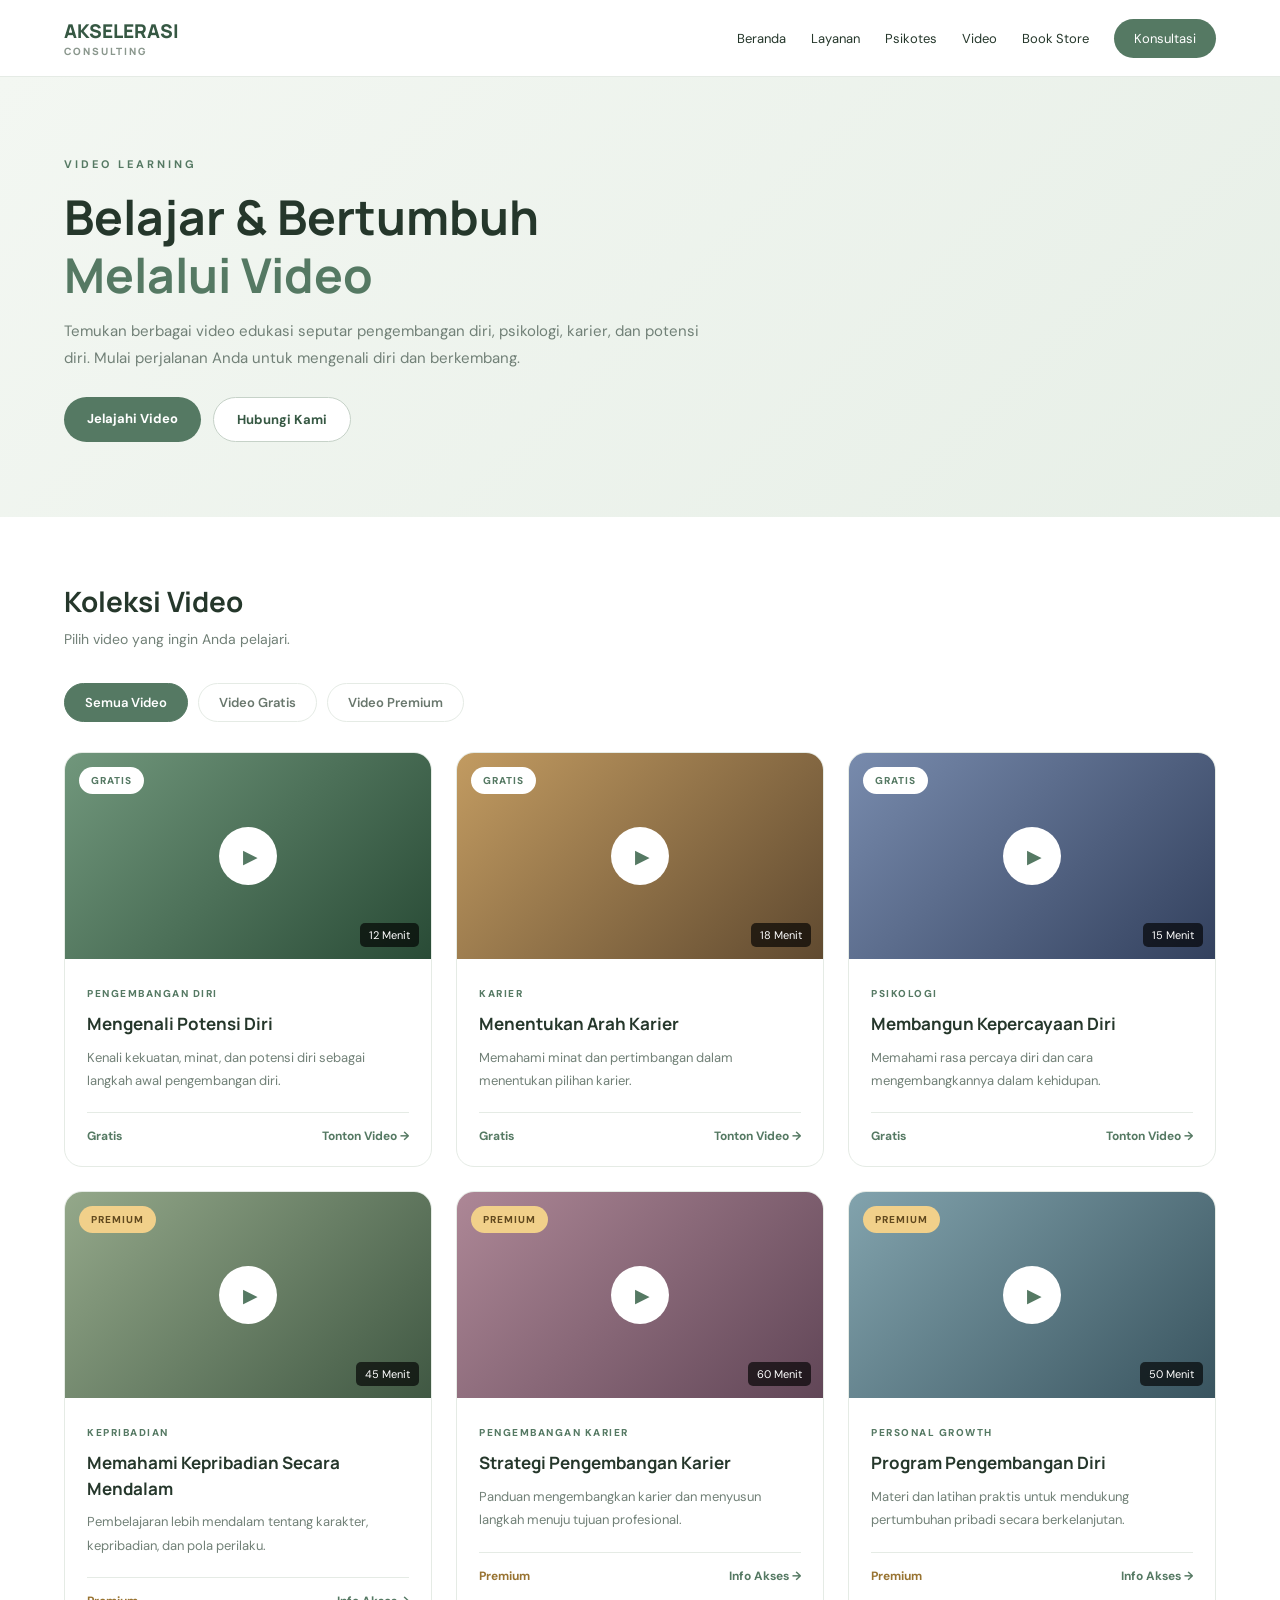
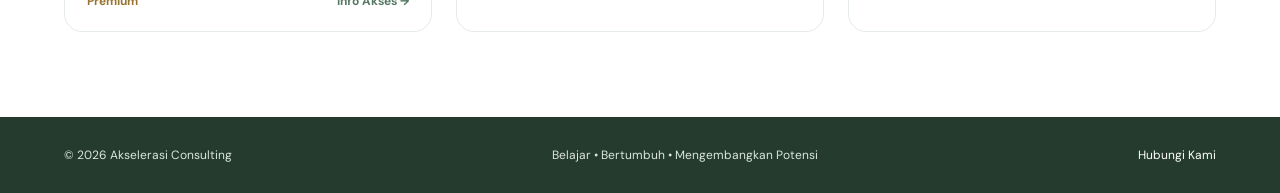
<file: videos.html>
<!DOCTYPE html>
<html lang="id">
<head>
<meta charset="UTF-8">
<meta name="viewport" content="width=device-width, initial-scale=1.0">

<title>Video Learning | Akselerasi Consulting</title>
<meta name="description" content="Video edukasi, pengembangan diri, psikologi, karier, dan potensi diri bersama Akselerasi Consulting.">

<link href="https://fonts.googleapis.com/css2?family=DM+Sans:wght@400;500;600;700&family=Manrope:wght@500;600;700;800&display=swap" rel="stylesheet">

<style>
* {
    margin: 0;
    padding: 0;
    box-sizing: border-box;
}

:root {
    --green: #557963;
    --green-dark: #365843;
    --cream: #f6f8f4;
    --text: #25372b;
    --muted: #718077;
    --border: #e5ebe5;
}

body {
    font-family: 'DM Sans', sans-serif;
    color: var(--text);
    background: #ffffff;
}

a {
    text-decoration: none;
    color: inherit;
}

/* HEADER */

header {
    background: #ffffff;
    border-bottom: 1px solid var(--border);
    padding: 18px 0;
}

.header-container {
    width: 90%;
    max-width: 1160px;
    margin: auto;
    display: flex;
    justify-content: space-between;
    align-items: center;
}

.logo {
    font-family: 'Manrope', sans-serif;
    font-size: 19px;
    font-weight: 800;
    color: var(--green-dark);
}

.logo small {
    display: block;
    font-size: 10px;
    letter-spacing: 2px;
    color: #8a978d;
}

.nav {
    display: flex;
    align-items: center;
    gap: 25px;
    font-size: 13px;
}

.nav a:hover {
    color: var(--green);
}

.nav .contact-btn {
    background: var(--green);
    color: white;
    padding: 11px 20px;
    border-radius: 30px;
}

/* HERO */

.hero {
    background: linear-gradient(135deg, #f3f7f2, #e7efe7);
    padding: 75px 5%;
}

.hero-container {
    max-width: 1160px;
    margin: auto;
}

.label {
    color: var(--green);
    font-size: 11px;
    font-weight: 700;
    letter-spacing: 3px;
}

.hero h1 {
    font-family: 'Manrope', sans-serif;
    font-size: clamp(32px, 5vw, 48px);
    line-height: 1.2;
    margin: 15px 0;
}

.hero h1 span {
    color: var(--green);
}

.hero p {
    color: var(--muted);
    max-width: 650px;
    line-height: 1.8;
    font-size: 15px;
}

.hero-buttons {
    display: flex;
    gap: 12px;
    flex-wrap: wrap;
    margin-top: 25px;
}

.btn {
    display: inline-block;
    padding: 13px 23px;
    border-radius: 30px;
    font-size: 13px;
    font-weight: 700;
}

.btn-green {
    background: var(--green);
    color: white;
}

.btn-outline {
    border: 1px solid #c6d2c8;
    background: white;
    color: var(--green-dark);
}

/* VIDEO CONTENT */

.video-section {
    padding: 65px 5% 85px;
}

.video-container {
    max-width: 1160px;
    margin: auto;
}

.section-heading {
    margin-bottom: 35px;
}

.section-heading h2 {
    font-family: 'Manrope', sans-serif;
    font-size: 28px;
    margin-bottom: 10px;
}

.section-heading p {
    font-size: 14px;
    color: var(--muted);
}

/* FILTER */

.filters {
    display: flex;
    flex-wrap: wrap;
    gap: 10px;
    margin-bottom: 30px;
}

.filter-btn {
    border: 1px solid var(--border);
    background: white;
    padding: 10px 20px;
    border-radius: 30px;
    cursor: pointer;
    font-family: inherit;
    font-size: 13px;
    font-weight: 600;
    color: #69776d;
    transition: .2s;
}

.filter-btn:hover,
.filter-btn.active {
    background: var(--green);
    color: white;
    border-color: var(--green);
}

/* GRID */

.video-grid {
    display: grid;
    grid-template-columns: repeat(3, 1fr);
    gap: 24px;
}

.video-card {
    border: 1px solid var(--border);
    border-radius: 18px;
    overflow: hidden;
    background: white;
    transition: .3s;
}

.video-card:hover {
    transform: translateY(-5px);
    box-shadow: 0 15px 35px rgba(40,70,48,.09);
}

/* THUMBNAIL */

.thumbnail {
    position: relative;
    aspect-ratio: 16 / 9;
    display: flex;
    align-items: center;
    justify-content: center;
    color: white;
    overflow: hidden;
}

.thumb1 {
    background: linear-gradient(135deg,#71977c,#294b36);
}

.thumb2 {
    background: linear-gradient(135deg,#c29b61,#604a30);
}

.thumb3 {
    background: linear-gradient(135deg,#788bad,#33415e);
}

.thumb4 {
    background: linear-gradient(135deg,#94a88a,#405843);
}

.thumb5 {
    background: linear-gradient(135deg,#ad8796,#614657);
}

.thumb6 {
    background: linear-gradient(135deg,#82a3ad,#39545f);
}

.play {
    width: 58px;
    height: 58px;
    background: white;
    color: var(--green);
    border-radius: 50%;
    display: flex;
    justify-content: center;
    align-items: center;
    font-size: 19px;
    padding-left: 4px;
}

.badge {
    position: absolute;
    top: 14px;
    left: 14px;
    padding: 7px 12px;
    border-radius: 30px;
    font-size: 10px;
    font-weight: 800;
    letter-spacing: 1px;
    background: white;
    color: var(--green);
}

.badge.premium {
    background: #f1d08a;
    color: #61491e;
}

.duration {
    position: absolute;
    bottom: 12px;
    right: 12px;
    background: #000000a8;
    color: white;
    padding: 5px 9px;
    border-radius: 5px;
    font-size: 11px;
}

/* VIDEO TEXT */

.card-content {
    padding: 22px;
}

.category {
    font-size: 10px;
    color: var(--green);
    font-weight: 800;
    letter-spacing: 1.5px;
    text-transform: uppercase;
}

.card-content h3 {
    font-family: 'Manrope', sans-serif;
    font-size: 17px;
    line-height: 1.5;
    margin: 9px 0;
}

.card-content p {
    font-size: 13px;
    color: var(--muted);
    line-height: 1.8;
    margin-bottom: 20px;
}

.card-footer {
    border-top: 1px solid var(--border);
    padding-top: 15px;
    display: flex;
    align-items: center;
    justify-content: space-between;
    gap: 10px;
}

.video-link {
    color: var(--green);
    font-size: 12px;
    font-weight: 700;
}

.video-link:hover {
    color: var(--green-dark);
}

.price {
    font-size: 12px;
    font-weight: 700;
    color: var(--green);
}

.premium-price {
    color: #987331;
}

/* FOOTER */

footer {
    background: #243b2d;
    color: #dce7de;
    padding: 30px 5%;
}

.footer-container {
    max-width: 1160px;
    margin: auto;
    display: flex;
    justify-content: space-between;
    flex-wrap: wrap;
    gap: 20px;
    font-size: 12px;
}

footer a {
    color: white;
}

/* RESPONSIVE */

@media(max-width: 900px) {
    .video-grid {
        grid-template-columns: repeat(2, 1fr);
    }
}

@media(max-width: 600px) {

    .nav {
        display: none;
    }

    .hero {
        padding: 55px 5%;
    }

    .hero h1 {
        font-size: 34px;
    }

    .video-section {
        padding: 45px 5% 60px;
    }

    .video-grid {
        grid-template-columns: 1fr;
        gap: 20px;
    }

    .section-heading h2 {
        font-size: 25px;
    }

    .card-content {
        padding: 20px;
    }

    .footer-container {
        flex-direction: column;
    }
}
</style>
</head>

<body>

<!-- HEADER -->
<header>
    <div class="header-container">

        <a href="index.html" class="logo">
            AKSELERASI
            <small>CONSULTING</small>
        </a>

        <nav class="nav">
            <a href="index.html">Beranda</a>
            <a href="services.html">Layanan</a>
            <a href="psychotest.html">Psikotes</a>
            <a href="videos.html">Video</a>
            <a href="bookstore.html">Book Store</a>
            <a href="contact.html" class="contact-btn">Konsultasi</a>
        </nav>

    </div>
</header>

<!-- HERO -->
<section class="hero">
    <div class="hero-container">

        <span class="label">VIDEO LEARNING</span>

        <h1>
            Belajar & Bertumbuh<br>
            <span>Melalui Video</span>
        </h1>

        <p>
            Temukan berbagai video edukasi seputar pengembangan diri,
            psikologi, karier, dan potensi diri.
            Mulai perjalanan Anda untuk mengenali diri dan berkembang.
        </p>

        <div class="hero-buttons">
            <a href="#koleksi" class="btn btn-green">
                Jelajahi Video
            </a>

            <a href="https://wa.me/62818950312"
               class="btn btn-outline">
                Hubungi Kami
            </a>
        </div>

    </div>
</section>

<!-- VIDEO -->
<section class="video-section" id="koleksi">

    <div class="video-container">

        <div class="section-heading">
            <h2>Koleksi Video</h2>
            <p>Pilih video yang ingin Anda pelajari.</p>
        </div>

        <!-- FILTER -->
        <div class="filters">

            <button class="filter-btn active" data-filter="all">
                Semua Video
            </button>

            <button class="filter-btn" data-filter="free">
                Video Gratis
            </button>

            <button class="filter-btn" data-filter="premium">
                Video Premium
            </button>

        </div>

        <!-- VIDEO GRID -->
        <div class="video-grid">

            <!-- VIDEO GRATIS 1 -->
            <div class="video-card" data-type="free">

                <a href="#" class="thumbnail thumb1">
                    <span class="badge">GRATIS</span>
                    <span class="play">▶</span>
                    <span class="duration">12 Menit</span>
                </a>

                <div class="card-content">

                    <span class="category">Pengembangan Diri</span>

                    <h3>Mengenali Potensi Diri</h3>

                    <p>
                        Kenali kekuatan, minat, dan potensi diri
                        sebagai langkah awal pengembangan diri.
                    </p>

                    <div class="card-footer">
                        <span class="price">Gratis</span>
                        <a href="#" class="video-link">Tonton Video →</a>
                    </div>

                </div>
            </div>

            <!-- VIDEO GRATIS 2 -->
            <div class="video-card" data-type="free">

                <a href="#" class="thumbnail thumb2">
                    <span class="badge">GRATIS</span>
                    <span class="play">▶</span>
                    <span class="duration">18 Menit</span>
                </a>

                <div class="card-content">

                    <span class="category">Karier</span>

                    <h3>Menentukan Arah Karier</h3>

                    <p>
                        Memahami minat dan pertimbangan dalam
                        menentukan pilihan karier.
                    </p>

                    <div class="card-footer">
                        <span class="price">Gratis</span>
                        <a href="#" class="video-link">Tonton Video →</a>
                    </div>

                </div>
            </div>

            <!-- VIDEO GRATIS 3 -->
            <div class="video-card" data-type="free">

                <a href="#" class="thumbnail thumb3">
                    <span class="badge">GRATIS</span>
                    <span class="play">▶</span>
                    <span class="duration">15 Menit</span>
                </a>

                <div class="card-content">

                    <span class="category">Psikologi</span>

                    <h3>Membangun Kepercayaan Diri</h3>

                    <p>
                        Memahami rasa percaya diri dan cara
                        mengembangkannya dalam kehidupan.
                    </p>

                    <div class="card-footer">
                        <span class="price">Gratis</span>
                        <a href="#" class="video-link">Tonton Video →</a>
                    </div>

                </div>
            </div>

            <!-- VIDEO PREMIUM 1 -->
            <div class="video-card" data-type="premium">

                <a href="https://wa.me/62818950312?text=Halo%2C%20saya%20ingin%20informasi%20video%20premium."
                   class="thumbnail thumb4">

                    <span class="badge premium">PREMIUM</span>
                    <span class="play">▶</span>
                    <span class="duration">45 Menit</span>
                </a>

                <div class="card-content">

                    <span class="category">Kepribadian</span>

                    <h3>Memahami Kepribadian Secara Mendalam</h3>

                    <p>
                        Pembelajaran lebih mendalam tentang karakter,
                        kepribadian, dan pola perilaku.
                    </p>

                    <div class="card-footer">
                        <span class="price premium-price">Premium</span>
                        <a href="https://wa.me/62818950312?text=Halo%2C%20saya%20ingin%20akses%20video%20premium."
                           class="video-link">Info Akses →</a>
                    </div>

                </div>
            </div>

            <!-- VIDEO PREMIUM 2 -->
            <div class="video-card" data-type="premium">

                <a href="https://wa.me/62818950312?text=Halo%2C%20saya%20ingin%20informasi%20video%20premium."
                   class="thumbnail thumb5">

                    <span class="badge premium">PREMIUM</span>
                    <span class="play">▶</span>
                    <span class="duration">60 Menit</span>
                </a>

                <div class="card-content">

                    <span class="category">Pengembangan Karier</span>

                    <h3>Strategi Pengembangan Karier</h3>

                    <p>
                        Panduan mengembangkan karier dan menyusun
                        langkah menuju tujuan profesional.
                    </p>

                    <div class="card-footer">
                        <span class="price premium-price">Premium</span>
                        <a href="https://wa.me/62818950312?text=Halo%2C%20saya%20ingin%20akses%20video%20premium."
                           class="video-link">Info Akses →</a>
                    </div>

                </div>
            </div>

            <!-- VIDEO PREMIUM 3 -->
            <div class="video-card" data-type="premium">

                <a href="https://wa.me/62818950312?text=Halo%2C%20saya%20ingin%20informasi%20video%20premium."
                   class="thumbnail thumb6">

                    <span class="badge premium">PREMIUM</span>
                    <span class="play">▶</span>
                    <span class="duration">50 Menit</span>
                </a>

                <div class="card-content">

                    <span class="category">Personal Growth</span>

                    <h3>Program Pengembangan Diri</h3>

                    <p>
                        Materi dan latihan praktis untuk mendukung
                        pertumbuhan pribadi secara berkelanjutan.
                    </p>

                    <div class="card-footer">
                        <span class="price premium-price">Premium</span>
                        <a href="https://wa.me/62818950312?text=Halo%2C%20saya%20ingin%20akses%20video%20premium."
                           class="video-link">Info Akses →</a>
                    </div>

                </div>
            </div>

        </div>

    </div>
</section>

<!-- FOOTER -->
<footer>
    <div class="footer-container">
        <span>© 2026 Akselerasi Consulting</span>
        <span>Belajar • Bertumbuh • Mengembangkan Potensi</span>
        <a href="https://wa.me/62818950312">Hubungi Kami</a>
    </div>
</footer>

<!-- FILTER SCRIPT -->
<script>
const filterButtons = document.querySelectorAll('.filter-btn');
const videoCards = document.querySelectorAll('.video-card');

filterButtons.forEach(button => {

    button.addEventListener('click', function() {

        filterButtons.forEach(btn => {
            btn.classList.remove('active');
        });

        this.classList.add('active');

        const filter = this.dataset.filter;

        videoCards.forEach(card => {

            if (filter === 'all') {
                card.style.display = 'block';
            }
            else if (card.dataset.type === filter) {
                card.style.display = 'block';
            }
            else {
                card.style.display = 'none';
            }

        });

    });

});
</script>

</body>
</html>
</file>
<file: assets/css/style.css>
/* =========================================
   AKSELERASI CONSULTING
   FINAL MAIN STYLESHEET
   ========================================= */

/* VARIABLES */
:root {
  --green: #183d36;
  --green-2: #24574b;
  --green-3: #dce9e2;
  --cream: #f8f7f2;
  --cream-2: #eeede5;
  --white: #ffffff;
  --navy: #192c3b;
  --orange: #e99a53;
  --text: #283833;
  --muted: #727d77;
  --border: #e3e7e2;

  --radius: 18px;
  --radius-lg: 28px;
  --shadow: 0 15px 45px rgba(24, 61, 54, 0.08);
}

/* RESET */
* {
  margin: 0;
  padding: 0;
  box-sizing: border-box;
}

html {
  scroll-behavior: smooth;
  scroll-padding-top: 100px;
}

body {
  font-family: "DM Sans", sans-serif;
  color: var(--text);
  background: var(--white);
  line-height: 1.7;
  overflow-x: hidden;
}

h1, h2, h3, h4 {
  font-family: "Manrope", sans-serif;
  color: var(--green);
  line-height: 1.25;
}

h1 {
  font-size: clamp(38px, 5vw, 66px);
  font-weight: 800;
  letter-spacing: -2px;
}

h2 {
  font-size: clamp(30px, 3.5vw, 46px);
  font-weight: 800;
  letter-spacing: -1.4px;
}

h3 {
  font-size: 21px;
  font-weight: 750;
}

p {
  color: var(--muted);
}

a {
  color: inherit;
  text-decoration: none;
}

img {
  display: block;
  width: 100%;
  object-fit: cover;
}

.container {
  width: min(1160px, 90%);
  margin: auto;
}

/* SECTIONS */
.section {
  padding: 100px 0;
}

.section-soft {
  background: var(--cream);
}

.section-dark {
  background: var(--green);
  color: white;
}

.eyebrow {
  display: inline-block;
  color: var(--green-2);
  font-size: 12px;
  font-weight: 800;
  letter-spacing: 2px;
  margin-bottom: 20px;
}

.eyebrow-light {
  color: #c5d9ce;
}

.section-heading {
  display: flex;
  justify-content: space-between;
  align-items: end;
  gap: 35px;
  margin-bottom: 45px;
}

.section-heading h2 {
  margin-top: 4px;
}

.section-description {
  max-width: 430px;
}

.center-button {
  text-align: center;
  margin-top: 40px;
}

/* BUTTONS */
.btn {
  display: inline-flex;
  align-items: center;
  justify-content: center;
  gap: 10px;
  padding: 14px 24px;
  min-height: 52px;
  border-radius: 50px;
  font-size: 14px;
  font-weight: 700;
  transition: .25s ease;
  cursor: pointer;
}

.btn-primary {
  color: white;
  background: var(--green);
  border: 1px solid var(--green);
}

.btn-primary:hover {
  background: var(--green-2);
  transform: translateY(-2px);
}

.btn-outline {
  color: var(--green);
  border: 1px solid #b9c7bf;
  background: transparent;
}

.btn-outline:hover {
  background: var(--green-3);
  border-color: var(--green-3);
}

.btn-light {
  background: white;
  color: var(--green);
  border: 1px solid white;
}

.btn-light:hover {
  background: var(--cream);
  transform: translateY(-2px);
}

.text-link {
  display: inline-flex;
  gap: 10px;
  align-items: center;
  color: var(--green);
  font-weight: 700;
  font-size: 14px;
  margin-top: 18px;
}

.text-link span {
  transition: transform .2s;
}

.text-link:hover span {
  transform: translateX(5px);
}

/* HEADER */
.site-header {
  background: white;
  position: sticky;
  top: 0;
  z-index: 1000;
  border-bottom: 1px solid rgba(0, 0, 0, .05);
}

.navbar {
  height: 82px;
  display: flex;
  align-items: center;
  justify-content: space-between;
}

.brand {
  display: inline-flex;
  align-items: center;
  gap: 12px;
}

.brand-mark {
  width: 43px;
  height: 43px;
  border-radius: 13px;
  background: var(--green);
  color: white;
  display: grid;
  place-items: center;
  font-family: Manrope, sans-serif;
  font-weight: 800;
  font-size: 23px;
}

.brand-text {
  display: flex;
  flex-direction: column;
  line-height: 1.2;
}

.brand-text strong {
  font-family: Manrope, sans-serif;
  color: var(--green);
  font-size: 15px;
  letter-spacing: 1.4px;
}

.brand-text span {
  font-size: 10px;
  letter-spacing: 3px;
  color: var(--muted);
}

.main-nav {
  display: flex;
  align-items: center;
  gap: 28px;
}

.main-nav a {
  font-size: 13px;
  color: #52615a;
  font-weight: 600;
  transition: .2s;
}

.main-nav a:hover,
.main-nav a.active {
  color: var(--green);
}

.main-nav .nav-contact {
  background: var(--green);
  color: white;
  padding: 11px 19px;
  border-radius: 50px;
}

.main-nav .nav-contact:hover {
  background: var(--green-2);
}

.menu-toggle {
  display: none;
  border: 0;
  background: none;
  cursor: pointer;
}

/* HERO */
.hero {
  background: var(--cream);
  overflow: hidden;
  padding: 90px 0 100px;
}

.hero-grid {
  display: grid;
  grid-template-columns: 1.05fr .95fr;
  gap: 70px;
  align-items: center;
}

.hero-content > p {
  max-width: 570px;
  font-size: 17px;
  margin: 26px 0 30px;
}

.hero h1 span {
  color: #52806d;
}

.hero-buttons {
  display: flex;
  flex-wrap: wrap;
  gap: 13px;
}

.hero-note {
  display: flex;
  align-items: center;
  gap: 10px;
  margin-top: 32px;
  font-size: 13px;
  color: var(--green);
  font-weight: 700;
}

.note-icon {
  color: var(--orange);
  font-size: 21px;
}

.hero-visual {
  position: relative;
  padding: 20px 10px;
}

.hero-image {
  height: 500px;
  border-radius: 200px 200px 25px 25px;
  overflow: hidden;
  position: relative;
  z-index: 2;
}

.hero-image img {
  height: 100%;
}

.hero-circle {
  position: absolute;
  width: 380px;
  height: 380px;
  border-radius: 50%;
  background: #d7e4d8;
  right: -80px;
  top: -20px;
}

.floating-card {
  display: flex;
  align-items: center;
  gap: 13px;
  background: white;
  padding: 16px 20px;
  border-radius: 16px;
  box-shadow: var(--shadow);
  position: absolute;
  z-index: 3;
}

.floating-card strong,
.floating-card span {
  display: block;
}

.floating-card strong {
  font-size: 13px;
  color: var(--green);
}

.floating-card span {
  font-size: 11px;
  color: var(--muted);
}

.floating-icon {
  width: 38px;
  height: 38px;
  border-radius: 12px;
  background: var(--green-3);
  display: grid;
  place-items: center;
  color: var(--green);
}

.floating-card-top {
  top: 65px;
  left: -40px;
}

.floating-card-bottom {
  bottom: 45px;
  right: -35px;
}

.floating-number {
  font-family: Manrope, sans-serif;
  font-weight: 800;
  font-size: 24px;
  color: var(--orange);
}

/* VALUE STRIP */
.value-strip {
  padding: 27px 0;
  border-bottom: 1px solid var(--border);
}

.value-grid {
  display: grid;
  grid-template-columns: repeat(4, 1fr);
  gap: 20px;
}

.value-item {
  display: flex;
  align-items: center;
  gap: 12px;
  font-size: 13px;
  font-weight: 700;
}

.value-item span {
  color: var(--orange);
  font-size: 12px;
  font-weight: 800;
}

/* ABOUT */
.about-grid {
  display: grid;
  grid-template-columns: 1fr 1fr;
  gap: 80px;
  align-items: center;
}

.about-image-wrap {
  position: relative;
}

.about-image {
  height: 480px;
  border-radius: var(--radius-lg);
}

.about-image-label {
  position: absolute;
  bottom: 25px;
  left: 25px;
  background: white;
  border-radius: 15px;
  padding: 17px 22px;
  display: flex;
  align-items: center;
  gap: 12px;
  box-shadow: var(--shadow);
}

.label-icon {
  font-size: 26px;
  color: var(--orange);
}

.about-image-label strong,
.about-image-label small {
  display: block;
}

.about-image-label strong {
  font-size: 13px;
}

.about-image-label small {
  color: var(--muted);
  font-size: 11px;
}

.about-content h2 span {
  color: #6a947e;
}

.about-content p {
  margin-top: 20px;
}

/* =========================================
   SERVICES - FINAL 4 SERVICE CARDS
========================================= */

.service-grid {
  display: grid;
  grid-template-columns: repeat(4, minmax(0, 1fr));
  gap: 22px;
  align-items: stretch;
}

.service-card {
  background: white;
  border: 1px solid var(--border);
  padding: 28px 25px;
  border-radius: 20px;
  transition: all .3s ease;
  display: flex;
  flex-direction: column;
  min-height: 340px;
  box-shadow: 0 5px 20px rgba(24, 61, 54, 0.04);
  position: relative;
}

.service-card:hover {
  transform: translateY(-6px);
  box-shadow: 0 15px 35px rgba(24, 61, 54, 0.10);
  border-color: #b5cdbb;
}

.service-icon {
  width: 62px;
  height: 62px;
  display: flex;
  align-items: center;
  justify-content: center;
  border-radius: 17px;
  background: var(--green-3);
  color: var(--green);
  font-size: 27px;
  margin-bottom: 20px;
}

.service-number {
  display: block;
  margin: 0;
  position: absolute;
  top: 28px;
  right: 25px;
  font-size: 11px;
  color: #a2b3a8;
  font-weight: 800;
  letter-spacing: 1px;
}

.service-card h3 {
  margin: 8px 0 13px;
  font-size: 19px;
  line-height: 1.4;
  color: var(--green);
}

.service-card p {
  font-size: 14px;
  line-height: 1.8;
  color: var(--muted);
  margin-bottom: 22px;
}

.service-card .text-link {
  margin-top: auto;
  padding-top: 10px;
  color: var(--green-2);
  font-weight: 700;
  display: inline-flex;
  align-items: center;
  gap: 8px;
}

.service-card .text-link span {
  transition: transform .2s ease;
}

.service-card .text-link:hover span {
  transform: translateX(5px);
}

/* TEST CARDS */
.test-grid {
  display: grid;
  grid-template-columns: repeat(3, 1fr);
  gap: 25px;
}

.test-card {
  background: white;
  border: 1px solid var(--border);
  border-radius: var(--radius);
  overflow: hidden;
  transition: .3s;
}

.test-card:hover {
  transform: translateY(-5px);
  box-shadow: var(--shadow);
}

.test-image {
  height: 235px;
  overflow: hidden;
}

.test-image img {
  height: 100%;
  transition: transform .5s;
}

.test-card:hover img {
  transform: scale(1.04);
}

.test-card-content {
  padding: 26px;
}

.tag {
  color: var(--green-2);
  background: var(--green-3);
  border-radius: 50px;
  padding: 6px 11px;
  font-size: 10px;
  font-weight: 800;
  letter-spacing: 1px;
}

.test-card h3 {
  margin: 17px 0 12px;
}

.test-card p {
  font-size: 14px;
}

/* WHY US */
.why-grid {
  display: grid;
  grid-template-columns: 1fr 1fr;
  gap: 90px;
  align-items: center;
}

.why-content h2 {
  color: white;
}

.why-content h2 span {
  color: #c0d7c9;
}

.why-content p {
  color: #d0ded7;
  margin: 25px 0;
  max-width: 500px;
}

.why-list {
  border-top: 1px solid rgba(255,255,255,.2);
}

.why-item {
  display: flex;
  gap: 25px;
  padding: 23px 0;
  border-bottom: 1px solid rgba(255,255,255,.2);
}

.why-item > span {
  color: var(--orange);
  font-size: 12px;
  font-weight: 800;
}

.why-item h3 {
  color: white;
  font-size: 18px;
}

.why-item p {
  color: #c7d5ce;
  font-size: 13px;
  margin-top: 5px;
}

/* CORPORATE BANNER */
.corporate-banner {
  background: #f0eee6;
  border-radius: var(--radius-lg);
  padding: 50px;
  display: grid;
  grid-template-columns: 1fr 1fr;
  gap: 50px;
  align-items: center;
}

.corporate-content p {
  margin: 23px 0;
}

.corporate-image img {
  height: 380px;
  border-radius: 20px;
}

/* ARTICLES */
.article-grid {
  display: grid;
  grid-template-columns: repeat(3, 1fr);
  gap: 25px;
}

.article-card {
  border: 1px solid var(--border);
  background: white;
  border-radius: var(--radius);
  overflow: hidden;
}

.article-card > img {
  height: 230px;
}

.article-content {
  padding: 25px;
}

.article-category {
  font-size: 10px;
  letter-spacing: 1px;
  color: var(--green-2);
  font-weight: 800;
}

.article-content h3 {
  margin: 12px 0;
  font-size: 18px;
}

.article-content p {
  font-size: 14px;
}

/* CTA */
.cta-section {
  padding-top: 40px;
  padding-bottom: 90px;
}

.cta-box {
  background: var(--green);
  color: white;
  padding: 65px;
  border-radius: var(--radius-lg);
  display: flex;
  align-items: center;
  justify-content: space-between;
  gap: 40px;
}

.cta-box h2 {
  color: white;
}

.cta-box p {
  color: #d0ded7;
  margin-top: 20px;
  max-width: 520px;
}

/* FOOTER */
.site-footer {
  background: #122e29;
  color: white;
  padding: 70px 0 25px;
}

.footer-grid {
  display: grid;
  grid-template-columns: 1.5fr 1fr 1fr 1fr;
  gap: 40px;
  padding-bottom: 50px;
}

.brand-light .brand-mark {
  background: white;
  color: var(--green);
}

.brand-light .brand-text strong {
  color: white;
}

.brand-light .brand-text span {
  color: #c0d2c8;
}

.footer-brand p {
  color: #c1d0c8;
  margin-top: 22px;
  font-size: 14px;
}

.footer-column {
  display: flex;
  flex-direction: column;
  gap: 12px;
}

.footer-column h4 {
  color: white;
  font-size: 14px;
  margin-bottom: 8px;
}

.footer-column a {
  color: #c0d0c8;
  font-size: 13px;
  transition: .2s;
}

.footer-column a:hover {
  color: white;
}

.footer-bottom {
  border-top: 1px solid rgba(255,255,255,.15);
  padding-top: 20px;
  display: flex;
  justify-content: space-between;
  gap: 20px;
}

.footer-bottom p {
  color: #aebfb6;
  font-size: 12px;
}

/* WHATSAPP FLOATING BUTTON */
.floating-wa {
  position: fixed;
  bottom: 25px;
  right: 25px;
  background: #1e7653;
  color: white;
  display: flex;
  align-items: center;
  gap: 10px;
  padding: 13px 20px;
  border-radius: 50px;
  box-shadow: 0 8px 25px rgba(0,0,0,.18);
  z-index: 999;
  font-size: 13px;
  font-weight: 700;
  transition: .25s;
}

.floating-wa:hover {
  transform: translateY(-4px);
  background: #155c40;
}

.wa-icon {
  font-size: 18px;
}

/* INNER PAGE HERO */
.page-hero {
  background: var(--cream);
  padding: 80px 0;
}

.page-hero-content {
  max-width: 780px;
}

.page-hero h1 {
  font-size: clamp(35px, 4.5vw, 58px);
}

.page-hero p {
  font-size: 17px;
  margin-top: 20px;
  max-width: 700px;
}

.breadcrumb {
  font-size: 12px;
  color: var(--muted);
  margin-bottom: 22px;
}

.breadcrumb a {
  color: var(--green);
}

/* INNER PAGE COMMON */
.content-grid {
  display: grid;
  grid-template-columns: 1fr 1fr;
  gap: 60px;
  align-items: center;
}

.content-image {
  border-radius: var(--radius-lg);
  overflow: hidden;
  min-height: 400px;
}

.content-image img {
  min-height: 400px;
}

.content-text p {
  margin-top: 18px;
}

.feature-list {
  list-style: none;
  margin-top: 25px;
}

.feature-list li {
  margin: 12px 0;
  color: var(--text);
}

.feature-list li::before {
  content: "✓";
  color: var(--green-2);
  font-weight: 800;
  margin-right: 10px;
}

/* CONTACT */
.contact-grid {
  display: grid;
  grid-template-columns: .9fr 1.1fr;
  gap: 50px;
}

.contact-info-card {
  background: var(--green);
  color: white;
  border-radius: var(--radius-lg);
  padding: 40px;
}

.contact-info-card h2 {
  color: white;
}

.contact-info-card p {
  color: #d0ded7;
  margin-top: 15px;
}

.contact-detail {
  margin-top: 30px;
  padding-top: 25px;
  border-top: 1px solid rgba(255,255,255,.2);
}

.contact-detail strong {
  display: block;
  margin-bottom: 7px;
}

.contact-detail a {
  color: #d0ded7;
}

.contact-form {
  background: var(--cream);
  border-radius: var(--radius-lg);
  padding: 40px;
}

.form-group {
  margin-bottom: 20px;
}

.form-group label {
  display: block;
  font-weight: 700;
  font-size: 13px;
  margin-bottom: 8px;
}

.form-group input,
.form-group textarea,
.form-group select {
  width: 100%;
  padding: 14px;
  border: 1px solid #d8ded8;
  border-radius: 10px;
  background: white;
  font: inherit;
  font-size: 14px;
  outline: none;
}

.form-group input:focus,
.form-group textarea:focus,
.form-group select:focus {
  border-color: var(--green-2);
}

.form-group textarea {
  min-height: 130px;
  resize: vertical;
}

/* ARTICLE PAGE */
.article-list {
  display: grid;
  grid-template-columns: repeat(3, 1fr);
  gap: 25px;
}

/* =========================================
   RESPONSIVE - TABLET
========================================= */

@media (max-width: 1000px) {

  .main-nav {
    gap: 17px;
  }

  .hero-grid {
    gap: 35px;
  }

  /* SERVICE 2 COLUMNS */
  .service-grid {
    grid-template-columns: repeat(2, minmax(0, 1fr));
  }

  .about-grid,
  .why-grid {
    gap: 45px;
  }

  .floating-card-top {
    left: -15px;
  }

  .floating-card-bottom {
    right: -15px;
  }

}

/* =========================================
   RESPONSIVE - MOBILE / TABLET
========================================= */

@media (max-width: 768px) {

  .section {
    padding: 70px 0;
  }

  .navbar {
    height: 72px;
  }

  /* MOBILE MENU BUTTON */
  .menu-toggle {
    display: flex;
    flex-direction: column;
    gap: 5px;
    width: 42px;
    height: 42px;
    align-items: center;
    justify-content: center;
    border-radius: 10px;
    background: var(--cream);
  }

  .menu-toggle span {
    width: 20px;
    height: 2px;
    background: var(--green);
    transition: .2s;
  }

  /* MOBILE NAVIGATION */
  .main-nav {
    position: absolute;
    left: 0;
    right: 0;
    top: 72px;
    background: white;
    padding: 25px 5%;
    display: none;
    flex-direction: column;
    align-items: stretch;
    gap: 18px;
    box-shadow: 0 15px 25px rgba(0,0,0,.06);
  }

  .main-nav.open {
    display: flex;
  }

  .main-nav a {
    padding: 8px 0;
  }

  .main-nav .nav-contact {
    text-align: center;
  }

  /* HERO */
  .hero {
    padding: 65px 0;
  }

  .hero-grid {
    grid-template-columns: 1fr;
  }

  .hero-content {
    text-align: left;
  }

  .hero-content > p {
    font-size: 15px;
  }

  .hero-visual {
    max-width: 500px;
    margin: auto;
    width: 100%;
  }

  .hero-image {
    height: 390px;
  }

  .hero-circle {
    width: 250px;
    height: 250px;
  }

  .floating-card-top {
    left: 0;
  }

  .floating-card-bottom {
    right: 0;
  }

  /* VALUE */
  .value-grid {
    grid-template-columns: repeat(2, 1fr);
  }

  /* GENERAL GRIDS */
  .about-grid,
  .why-grid,
  .corporate-banner,
  .content-grid,
  .contact-grid {
    grid-template-columns: 1fr;
  }

  .about-image {
    height: 380px;
  }

  .section-heading {
    display: block;
  }

  .section-heading .text-link {
    margin-top: 20px;
  }

  /* SERVICES - TWO COLUMNS */
  .service-grid {
    grid-template-columns: repeat(2, minmax(0, 1fr));
    gap: 16px;
  }

  .service-card {
    padding: 23px 20px;
    min-height: 320px;
  }

  .service-icon {
    width: 55px;
    height: 55px;
    font-size: 24px;
  }

  .service-card h3 {
    font-size: 17px;
  }

  .service-card p {
    font-size: 13px;
  }

  /* TEST & ARTICLE */
  .test-grid,
  .article-grid,
  .article-list {
    grid-template-columns: 1fr;
  }

  .test-image {
    height: 250px;
  }

  /* CORPORATE */
  .corporate-banner {
    padding: 30px;
  }

  .corporate-image img {
    height: 280px;
  }

  /* CTA */
  .cta-box {
    padding: 40px 30px;
    flex-direction: column;
    align-items: flex-start;
  }

  /* FOOTER */
  .footer-grid {
    grid-template-columns: 1fr 1fr;
  }

  /* INNER PAGE */
  .page-hero {
    padding: 60px 0;
  }

  /* CONTACT */
  .contact-form,
  .contact-info-card {
    padding: 28px;
  }

}

/* =========================================
   RESPONSIVE - SMALL MOBILE
========================================= */

@media (max-width: 480px) {

  .container {
    width: 90%;
  }

  h1 {
    font-size: 38px;
    letter-spacing: -1.4px;
  }

  h2 {
    font-size: 30px;
  }

  /* HERO BUTTONS */
  .hero-buttons {
    flex-direction: column;
    align-items: stretch;
  }

  .hero-buttons .btn {
    width: 100%;
  }

  .hero-image {
    height: 330px;
  }

  /* FLOATING CARD */
  .floating-card {
    padding: 12px 15px;
  }

  .floating-card strong {
    font-size: 11px;
  }

  .floating-card span {
    font-size: 10px;
  }

  /* VALUE */
  .value-grid {
    grid-template-columns: 1fr;
  }

  /* SERVICES - ONE COLUMN */
  .service-grid {
    grid-template-columns: 1fr;
    gap: 18px;
  }

  .service-card {
    min-height: auto;
    padding: 25px;
  }

  .service-card p {
    font-size: 14px;
  }

  /* FOOTER */
  .footer-grid {
    grid-template-columns: 1fr;
    gap: 30px;
  }

  .footer-bottom {
    flex-direction: column;
  }

  /* WHATSAPP */
  .floating-wa {
    bottom: 16px;
    right: 16px;
    padding: 12px 17px;
  }

  /* ABOUT LABEL */
  .about-image-label {
    left: 12px;
    bottom: 12px;
    padding: 12px;
  }

  /* CTA */
  .cta-box h2 {
    font-size: 29px;
  }

}

/* =========================================
   ACCESSIBILITY & POLISH
========================================= */

button,
a {
  -webkit-tap-highlight-color: transparent;
}

button:focus-visible,
a:focus-visible,
input:focus-visible,
textarea:focus-visible,
select:focus-visible {
  outline: 2px solid var(--orange);
  outline-offset: 3px;
}

::selection {
  background: var(--green-3);
  color: var(--green);
}

/* PREVENT GRID OVERFLOW */
.service-card,
.test-card,
.article-card,
.content-grid > *,
.hero-grid > *,
.about-grid > *,
.why-grid > * {
  min-width: 0;
}

/* IMAGE SAFETY */
.hero-image img,
.about-image,
.test-image img,
.article-card > img,
.corporate-image img,
.content-image img {
  width: 100%;
  object-fit: cover;
}

/* REDUCED MOTION */
@media (prefers-reduced-motion: reduce) {
  *,
  *::before,
  *::after {
    scroll-behavior: auto !important;
    transition-duration: 0.01ms !important;
    animation-duration: 0.01ms !important;
  }
}

/* ==========================================
   FIX FINAL - SERVICES SECTION
   Sesuai HTML index.html
========================================== */

.services-section {
    padding: 90px 0;
    background: #f8f7f2;
    overflow: hidden;
}

.services-container {
    width: min(1160px, 90%);
    margin: 0 auto;
}

/* HEADING */
.services-heading {
    max-width: 750px;
    margin: 0 auto 50px;
    text-align: center;
}

.services-label {
    display: inline-block;
    margin-bottom: 15px;
    color: #24574b;
    font-size: 12px;
    font-weight: 800;
    letter-spacing: 2.5px;
}

.services-heading h2 {
    margin-bottom: 18px;
    font-size: clamp(30px, 4vw, 44px);
    line-height: 1.25;
    color: #183d36;
}

.services-heading h2 span {
    color: #69917d;
}

.services-heading p {
    max-width: 650px;
    margin: 0 auto;
    color: #727d77;
    font-size: 16px;
    line-height: 1.8;
}

/* GRID */
.services-grid {
    display: grid;
    grid-template-columns: repeat(4, minmax(0, 1fr));
    gap: 22px;
    align-items: stretch;
}

/* CARD */
.service-box {
    position: relative;
    display: flex;
    flex-direction: column;
    min-width: 0;
    min-height: 350px;

    padding: 30px 25px;
    background: #ffffff;

    border: 1px solid #e3e7e2;
    border-radius: 20px;

    box-shadow: 0 8px 25px rgba(24, 61, 54, 0.04);

    transition:
        transform 0.3s ease,
        box-shadow 0.3s ease,
        border-color 0.3s ease;
}

.service-box:hover {
    transform: translateY(-6px);
    border-color: #b5cdbb;
    box-shadow: 0 18px 35px rgba(24, 61, 54, 0.10);
}

/* ICON */
.service-box .service-icon {
    display: flex;
    align-items: center;
    justify-content: center;

    width: 62px;
    height: 62px;
    flex-shrink: 0;

    margin: 0 0 24px;

    border-radius: 17px;
    background: #dce9e2;

    font-size: 27px;
    line-height: 1;
}

/* NUMBER */
.service-box .service-number {
    position: absolute;
    top: 32px;
    right: 25px;

    margin: 0;
    color: #a2b3a8;

    font-size: 11px;
    font-weight: 800;
    letter-spacing: 1.5px;
}

/* TITLE */
.service-box h3 {
    margin: 0 0 14px;

    color: #183d36;
    font-family: "Manrope", sans-serif;

    font-size: 19px;
    font-weight: 750;
    line-height: 1.4;
}

/* DESCRIPTION */
.service-box p {
    margin: 0 0 25px;

    color: #727d77;
    font-size: 14px;
    line-height: 1.8;
}

/* LINK */
.service-box .service-link {
    display: inline-flex;
    align-items: center;
    gap: 8px;

    width: fit-content;
    margin-top: auto;
    padding-top: 15px;

    color: #24574b;
    font-size: 14px;
    font-weight: 700;

    text-decoration: none;
}

.service-box .service-link span {
    display: inline-block;
    transition: transform 0.2s ease;
}

.service-box .service-link:hover span {
    transform: translateX(5px);
}

/* TABLET */
@media (max-width: 1000px) {
    .services-grid {
        grid-template-columns: repeat(2, minmax(0, 1fr));
        gap: 20px;
    }

    .service-box {
        min-height: 320px;
    }
}

/* MOBILE */
@media (max-width: 600px) {
    .services-section {
        padding: 65px 0;
    }

    .services-container {
        width: 90%;
    }

    .services-heading {
        margin-bottom: 32px;
        text-align: left;
    }

    .services-heading h2 {
        font-size: 30px;
    }

    .services-heading p {
        font-size: 14px;
        margin: 0;
    }

    .services-grid {
        grid-template-columns: 1fr;
        gap: 16px;
    }

    .service-box {
        min-height: auto;
        padding: 25px;
        border-radius: 17px;
    }

    .service-box .service-icon {
        width: 55px;
        height: 55px;
        font-size: 24px;
        margin-bottom: 20px;
    }

    .service-box h3 {
        font-size: 18px;
    }

    .service-box p {
        font-size: 14px;
    }

    .service-box .service-link {
        margin-top: 10px;
    }
}
</file>
